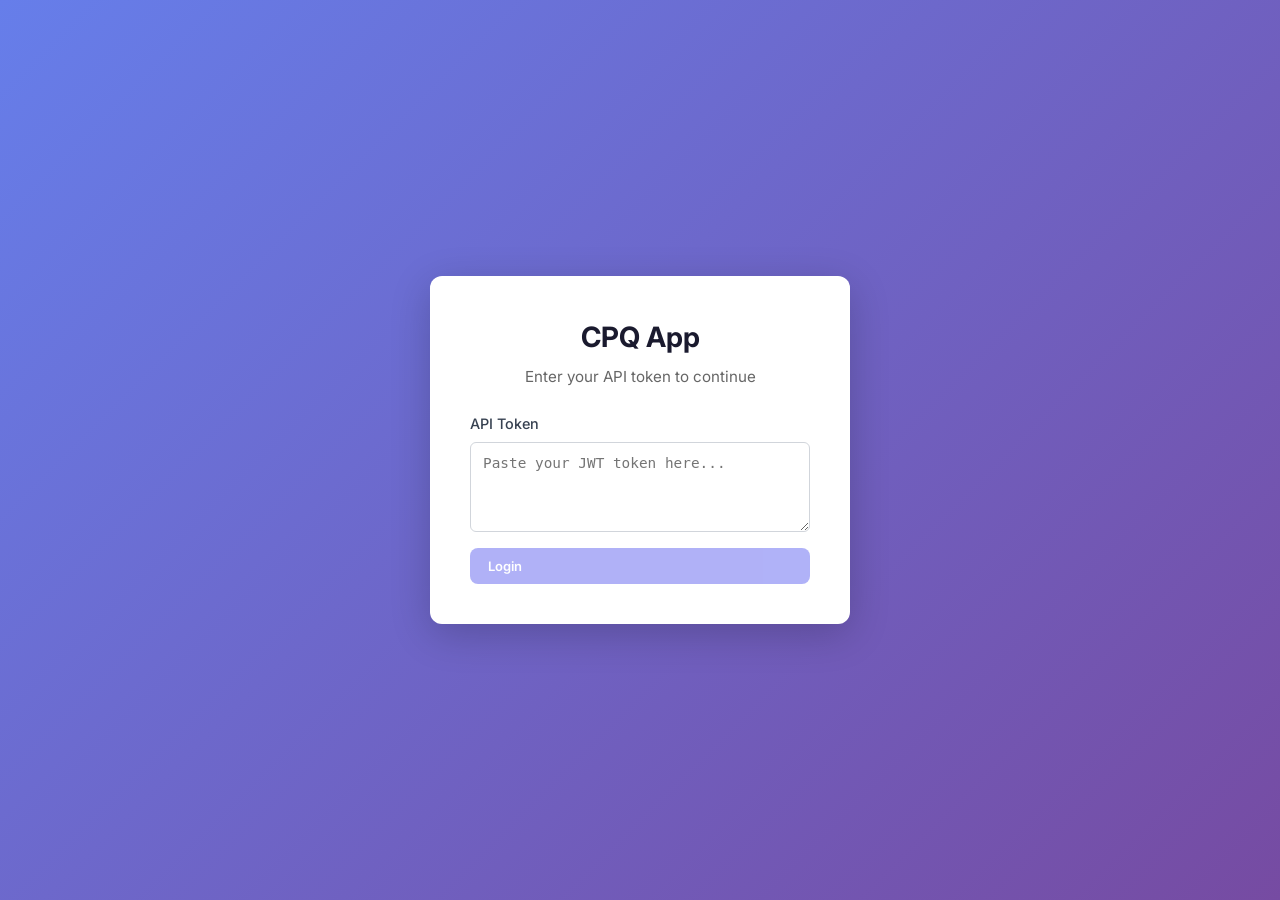
<file: index.html>
<!doctype html>
<html lang="en">
  <head>
    <meta charset="UTF-8" />
    <link rel="icon" type="image/svg+xml" href="/favicon.svg" />
    <meta name="viewport" content="width=device-width, initial-scale=1.0" />
    <title>CPQ Platform</title>
    <!-- Inter Font - Professional & Clean -->
    <link rel="preconnect" href="https://fonts.googleapis.com">
    <link rel="preconnect" href="https://fonts.gstatic.com" crossorigin>
    <link href="https://fonts.googleapis.com/css2?family=Inter:wght@300;400;500;600;700;800&display=swap" rel="stylesheet">
    <script type="module" crossorigin src="assets/index-Dt7qNmMB.js"></script>
    <link rel="stylesheet" crossorigin href="assets/index-B--CiA1W.css">
  </head>
  <body>
    <div id="root"></div>
  </body>
</html>
</file>
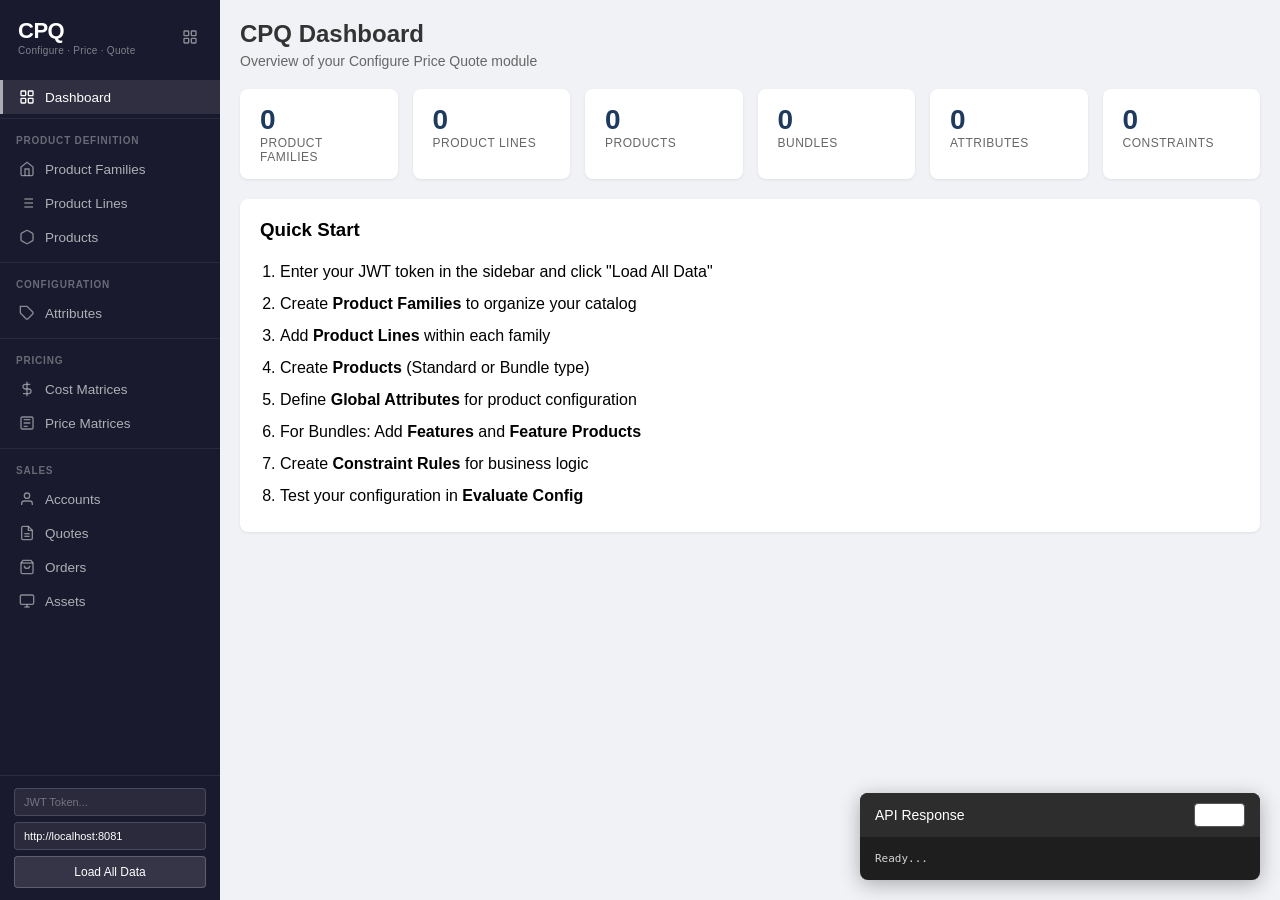
<file: cpq-test-console.html>
<!DOCTYPE html>
<html lang="en">
<head>
    <meta charset="UTF-8">
    <meta name="viewport" content="width=device-width, initial-scale=1.0">
    <title>CPQ Module Test Console</title>
    <style>
        * { box-sizing: border-box; margin: 0; padding: 0; }
        body { font-family: -apple-system, BlinkMacSystemFont, 'Segoe UI', Roboto, sans-serif; background: #f0f2f5; min-height: 100vh; display: flex; }

        /* Sidebar */
        .sidebar { width: 220px; background: #1a1a2e; color: white; height: 100vh; position: fixed; left: 0; top: 0; overflow-y: auto; display: flex; flex-direction: column; }
        .sidebar-header { padding: 20px 18px 16px; display: flex; align-items: center; justify-content: space-between; }
        .sidebar-brand { display: flex; flex-direction: column; }
        .sidebar-brand-title { font-size: 22px; font-weight: 700; color: white; letter-spacing: -0.5px; line-height: 1; }
        .sidebar-brand-sub { font-size: 10px; color: rgba(255,255,255,0.45); margin-top: 3px; letter-spacing: 0.3px; }
        .sidebar-collapse-btn { background: none; border: none; color: rgba(255,255,255,0.5); cursor: pointer; padding: 4px; line-height: 1; }
        .sidebar-collapse-btn:hover { color: white; }
        .sidebar-nav { flex: 1; padding: 8px 0; }
        .sidebar-section { padding: 12px 0 4px; }
        .sidebar-section-title { padding: 0 16px 6px; font-size: 10px; font-weight: 600; text-transform: uppercase; letter-spacing: 0.8px; color: rgba(255,255,255,0.35); }
        .sidebar-menu { list-style: none; margin: 0; padding: 0; }
        .sidebar-menu li { }
        .sidebar-menu a { display: flex; align-items: center; padding: 9px 16px; color: rgba(255,255,255,0.65); text-decoration: none; font-size: 13.5px; transition: all 0.15s; cursor: pointer; gap: 10px; border-left: 3px solid transparent; }
        .sidebar-menu a:hover { background: rgba(255,255,255,0.07); color: rgba(255,255,255,0.9); }
        .sidebar-menu a.active { background: rgba(255,255,255,0.09); color: white; border-left-color: rgba(255,255,255,0.6); }
        .sidebar-menu a .icon { width: 16px; height: 16px; flex-shrink: 0; opacity: 0.75; }
        .sidebar-menu a.active .icon { opacity: 1; }
        .sidebar-menu a .badge { margin-left: auto; background: rgba(255,255,255,0.15); padding: 1px 7px; border-radius: 10px; font-size: 10px; color: rgba(255,255,255,0.7); }
        .sidebar-divider { height: 1px; background: rgba(255,255,255,0.07); margin: 4px 0; }
        .sidebar-footer { padding: 12px 14px; border-top: 1px solid rgba(255,255,255,0.08); }
        .sidebar-footer input { width: 100%; padding: 7px 9px; border: 1px solid rgba(255,255,255,0.15); background: rgba(255,255,255,0.07); color: white; border-radius: 4px; font-size: 11px; margin-bottom: 6px; box-sizing: border-box; }
        .sidebar-footer input::placeholder { color: rgba(255,255,255,0.35); }
        .sidebar-footer .btn { width: 100%; padding: 8px; background: rgba(255,255,255,0.12); border: 1px solid rgba(255,255,255,0.2); color: white; border-radius: 4px; cursor: pointer; font-size: 12px; font-weight: 500; }
        .sidebar-footer .btn:hover { background: rgba(255,255,255,0.2); }

        /* Main Content */
        .main-content { margin-left: 220px; flex: 1; padding: 20px; min-height: 100vh; }

        /* Page Header */
        .page-header { margin-bottom: 20px; display: flex; justify-content: space-between; align-items: center; }
        .page-title { font-size: 24px; font-weight: 600; color: #333; }
        .page-subtitle { color: #666; font-size: 14px; margin-top: 5px; }

        /* Section Headers */
        .section-header { display: flex; justify-content: space-between; align-items: center; margin-bottom: 15px; padding-bottom: 10px; border-bottom: 2px solid #e0e0e0; }
        .section-title { font-size: 18px; font-weight: 600; color: #333; }
        .section-actions { display: flex; gap: 8px; }

        /* Buttons */
        .btn { padding: 8px 16px; border: none; border-radius: 4px; cursor: pointer; font-size: 13px; font-weight: 500; transition: all 0.2s; }
        .btn-primary { background: #1e3a5f; color: white; }
        .btn-primary:hover { background: #2d5a87; }
        .btn-success { background: #1a1a2e; color: white; }
        .btn-success:hover { background: #2d2d4e; }
        .btn-danger { background: #dc3545; color: white; }
        .btn-danger:hover { background: #c82333; }
        .btn-warning { background: #ffc107; color: #333; }
        .btn-warning:hover { background: #e0a800; }
        .btn-info { background: #17a2b8; color: white; }
        .btn-info:hover { background: #138496; }
        .btn-outline { background: white; border: 1px solid #ddd; color: #666; }
        .btn-outline:hover { background: #f5f5f5; border-color: #999; }
        .btn-sm { padding: 4px 10px; font-size: 12px; }
        .btn-group { display: flex; gap: 8px; margin-top: 15px; }

        /* Data Tables */
        .data-table { width: 100%; border-collapse: collapse; font-size: 13px; margin-bottom: 15px; }
        .data-table th { background: #f8f9fa; padding: 12px 15px; text-align: left; font-weight: 600; color: #333; border-bottom: 2px solid #dee2e6; position: sticky; top: 0; }
        .data-table td { padding: 10px 15px; border-bottom: 1px solid #eee; vertical-align: middle; }
        .data-table tr:hover { background: #f8f9fa; }
        .data-table tr.selected { background: #e3f2fd; }
        .data-table tr { cursor: pointer; }
        .data-table-wrapper { max-height: 400px; overflow-y: auto; border: 1px solid #eee; border-radius: 4px; margin-bottom: 15px; }
        .data-table .actions-cell { white-space: nowrap; }
        .badge { display: inline-block; padding: 3px 8px; border-radius: 12px; font-size: 11px; font-weight: 500; }
        .badge-success { background: #d4edda; color: #155724; }
        .badge-warning { background: #fff3cd; color: #856404; }
        .badge-info { background: #d1ecf1; color: #0c5460; }
        .badge-secondary { background: #e2e3e5; color: #383d41; }

        /* Cards */
        .card { background: #fff; border-radius: 8px; padding: 20px; box-shadow: 0 1px 3px rgba(0,0,0,0.08); margin-bottom: 20px; }
        .card-header { display: flex; justify-content: space-between; align-items: center; margin-bottom: 15px; }
        .card-title { font-weight: 600; color: #333; }

        /* Forms */
        .form-row { display: flex; gap: 15px; margin-bottom: 12px; }
        .form-row > * { flex: 1; }
        .form-group { margin-bottom: 12px; }
        .form-group label { display: block; font-size: 12px; font-weight: 500; color: #555; margin-bottom: 4px; }
        .form-group input, .form-group select, .form-group textarea {
            width: 100%; padding: 8px 12px; border: 1px solid #ddd; border-radius: 4px; font-size: 13px; transition: border-color 0.2s;
        }
        .form-group input:focus, .form-group select:focus, .form-group textarea:focus { border-color: #1e3a5f; outline: none; }
        .form-group textarea { min-height: 80px; font-family: 'Monaco', 'Menlo', monospace; font-size: 12px; }
        .form-group .checkbox-label { display: flex; align-items: center; gap: 6px; cursor: pointer; }
        .form-group input[type="checkbox"] { width: auto; }

        /* Toolbar */
        .toolbar { display: flex; gap: 10px; margin-bottom: 15px; align-items: center; flex-wrap: wrap; }
        .search-box { position: relative; flex: 1; max-width: 300px; }
        .search-box input { width: 100%; padding: 8px 12px 8px 35px; border: 1px solid #ddd; border-radius: 4px; }
        .search-box::before { content: "🔍"; position: absolute; left: 10px; top: 50%; transform: translateY(-50%); font-size: 14px; }
        .filter-select { padding: 8px 12px; border: 1px solid #ddd; border-radius: 4px; font-size: 13px; min-width: 150px; }

        /* Grid Layout */
        .grid { display: grid; grid-template-columns: repeat(auto-fit, minmax(450px, 1fr)); gap: 20px; }
        .grid-full { grid-column: 1 / -1; }

        /* Stats Row */
        .stats-row { display: grid; grid-template-columns: repeat(auto-fit, minmax(140px, 1fr)); gap: 15px; margin-bottom: 20px; }
        .stat-card { background: white; border-radius: 8px; padding: 15px 20px; box-shadow: 0 1px 3px rgba(0,0,0,0.08); }
        .stat-value { font-size: 28px; font-weight: 700; color: #1e3a5f; }
        .stat-label { font-size: 12px; color: #666; text-transform: uppercase; letter-spacing: 0.5px; }

        /* Page Sections */
        .page-section { display: none; }
        .page-section.active { display: block; }

        /* Response Panel */
        .response-panel { background: #1e1e1e; border-radius: 8px; overflow: hidden; position: fixed; bottom: 20px; right: 20px; width: 400px; max-height: 300px; box-shadow: 0 4px 20px rgba(0,0,0,0.3); z-index: 100; }
        .response-panel.collapsed { max-height: 40px; }
        .response-header { background: #2d2d2d; padding: 10px 15px; display: flex; justify-content: space-between; align-items: center; cursor: pointer; }
        .response-header span { color: #fff; font-weight: 500; font-size: 14px; }
        .response-content { padding: 15px; max-height: 250px; overflow: auto; font-family: 'Monaco', 'Menlo', monospace; font-size: 11px; color: #d4d4d4; white-space: pre-wrap; }
        .response-success { color: #4ec9b0; }
        .response-error { color: #f14c4c; }

        /* Empty State */
        .empty-state { text-align: center; padding: 40px; color: #999; }

        /* Modal */
        .modal-overlay { display: none; position: fixed; top: 0; left: 0; right: 0; bottom: 0; background: rgba(0,0,0,0.5); z-index: 1000; align-items: center; justify-content: center; }
        .modal-overlay.active { display: flex; }
        .modal { background: white; border-radius: 8px; width: 90%; max-width: 600px; max-height: 90vh; overflow: auto; }
        .modal-header { padding: 15px 20px; border-bottom: 1px solid #eee; display: flex; justify-content: space-between; align-items: center; }
        .modal-title { font-weight: 600; font-size: 16px; }
        .modal-close { background: none; border: none; font-size: 24px; cursor: pointer; color: #999; }
        .modal-body { padding: 20px; }
        .modal-footer { padding: 15px 20px; border-top: 1px solid #eee; display: flex; justify-content: flex-end; gap: 10px; }

        /* Toast */
        .toast { position: fixed; bottom: 20px; left: 50%; transform: translateX(-50%); padding: 12px 24px; border-radius: 8px; color: white; font-size: 14px; z-index: 2000; animation: slideUp 0.3s ease; }
        .toast-success { background: #28a745; }
        .toast-error { background: #dc3545; }
        @keyframes slideUp { from { transform: translateX(-50%) translateY(20px); opacity: 0; } to { transform: translateX(-50%) translateY(0); opacity: 1; } }
        @keyframes spin { from { transform: rotate(0deg); } to { transform: rotate(360deg); } }

        /* Breadcrumb */
        .breadcrumb { display: flex; align-items: center; gap: 8px; margin-bottom: 15px; font-size: 13px; color: #666; }
        .breadcrumb a { color: #1e3a5f; text-decoration: none; }
        .breadcrumb a:hover { text-decoration: underline; }
        .breadcrumb span { color: #999; }

        /* Split Panel */
        .split-panel { display: flex; gap: 20px; }
        .split-panel .panel-left { flex: 1; }
        .split-panel .panel-right { width: 350px; }

        /* Quick Reference */
        .quick-ref { background: #f8f9fa; border-radius: 8px; padding: 15px; font-size: 11px; font-family: monospace; }
        .quick-ref h4 { font-size: 12px; margin-bottom: 10px; color: #333; }
        .quick-ref pre { margin: 0; white-space: pre-wrap; }

        /* Product Detail */
        .detail-back { display: inline-flex; align-items: center; justify-content: center; width: 30px; height: 30px; color: #555; cursor: pointer; font-size: 18px; margin-bottom: 16px; background: none; border: none; padding: 0; border-radius: 6px; line-height: 1; }
        .detail-back:hover { background: #f0f0f0; color: #1a1a2e; }
        .detail-header { margin-bottom: 20px; }
        .detail-title { display: flex; align-items: center; gap: 10px; font-size: 26px; font-weight: 700; color: #1a1a2e; margin-bottom: 5px; }
        .detail-type-badge { font-size: 13px; font-weight: 500; padding: 3px 12px; border-radius: 12px; background: #f0f0f0; color: #444; }
        .detail-type-badge.is-bundle { background: #1a1a2e; color: white; }
        .detail-type-badge.is-dynamic { background: #1a1a2e; color: white; }
        .detail-breadcrumb { font-size: 13px; color: #888; }
        .detail-tabs { display: flex; gap: 0; border-bottom: 2px solid #e8e8e8; margin-bottom: 20px; }
        .detail-tab { padding: 10px 20px; cursor: pointer; font-size: 14px; font-weight: 500; color: #888; border-bottom: 2px solid transparent; margin-bottom: -2px; transition: all 0.15s; }
        .detail-tab:hover { color: #1a1a2e; }
        .detail-tab.active { color: #1a1a2e; border-bottom-color: #1a1a2e; }
        .detail-tab-pane { display: none; }
        .detail-tab-pane.active { display: block; }
        .attr-selection-grid { display: grid; grid-template-columns: repeat(auto-fill, minmax(260px, 1fr)); gap: 10px; margin-top: 12px; }
        .attr-card { display: flex; align-items: center; gap: 10px; padding: 12px 14px; border: 1.5px solid #e0e0e0; border-radius: 8px; cursor: pointer; transition: all 0.2s; background: white; }
        .attr-card:hover { border-color: #1a1a2e; background: #f5f8ff; }
        .attr-card.selected { border-color: #1a1a2e; background: #eef3ff; }
        .attr-card input[type=checkbox] { width: 16px; height: 16px; cursor: pointer; accent-color: #1a1a2e; }
        .attr-card-name { flex: 1; font-weight: 500; font-size: 13px; color: #333; }
        .attr-card-type { font-size: 11px; color: #888; padding: 2px 7px; background: #f0f0f0; border-radius: 10px; }
        .layout-toggle { display: flex; gap: 6px; margin-bottom: 16px; }
        .layout-btn { display: flex; align-items: center; gap: 6px; padding: 7px 16px; border: 1.5px solid #ddd; border-radius: 6px; cursor: pointer; font-size: 13px; background: white; color: #555; font-weight: 500; }
        .layout-btn.active { border-color: #1a1a2e; background: #1a1a2e; color: white; }
        .layout-drop-list { display: flex; flex-direction: column; gap: 8px; }
        .layout-drop-item { display: flex; align-items: center; gap: 10px; padding: 10px 14px; background: white; border: 1px solid #e0e0e0; border-radius: 6px; font-size: 13px; color: #333; }
        .layout-drop-item .drag-handle { color: #bbb; font-size: 16px; cursor: grab; }
        /* Feature rows matching screenshot */
        .feature-row { background: white; border: 1px solid #e8e8e8; border-radius: 8px; padding: 16px 20px; margin-bottom: 10px; }
        .feature-row-header { display: flex; justify-content: space-between; align-items: center; margin-bottom: 12px; }
        .feature-row-title { display: flex; align-items: center; gap: 10px; font-weight: 600; font-size: 15px; color: #1a1a2e; }
        .req-badge { font-size: 11px; font-weight: 500; padding: 2px 9px; border-radius: 10px; background: #f0f0f0; color: #555; }
        .feature-row-actions { display: flex; gap: 2px; }
        .feature-row-actions button { background: none; border: none; cursor: pointer; padding: 5px 7px; border-radius: 5px; font-size: 15px; color: #888; }
        .feature-row-actions button:hover { background: #f4f4f4; }
        .feature-row-actions button.del:hover { color: #e53935; }
        .feature-products-row { display: flex; flex-wrap: wrap; gap: 8px; }
        .feature-chip-default { display: inline-flex; align-items: center; gap: 5px; padding: 4px 12px; background: #1a1a2e; color: white; border-radius: 20px; font-size: 12px; font-weight: 500; cursor: pointer; }
        .feature-chip-default:hover { background: #2d2d4e; }
        .feature-chip-alt { display: inline-flex; align-items: center; gap: 5px; padding: 4px 12px; background: #f0f0f0; color: #444; border-radius: 20px; font-size: 12px; font-weight: 500; cursor: pointer; }
        .feature-chip-alt:hover { background: #e4e4e4; }
        .chip-override-count { background: rgba(255,255,255,0.25); color: inherit; padding: 1px 7px; border-radius: 10px; font-size: 11px; font-weight: 600; }
        .feature-chip-alt .chip-override-count { background: rgba(0,0,0,0.1); }
        .chip-override-hint { opacity: 0.45; font-size: 12px; margin-left: 1px; }
        /* Attribute Restrictions Modal */
        .attr-restrict-modal { max-width: 660px; }
        .attr-restrict-modal .modal-subtitle { font-size: 13px; color: #888; margin-top: 4px; margin-bottom: 20px; }
        .attr-restrict-block { margin-bottom: 24px; }
        .attr-restrict-block-title { font-size: 14px; font-weight: 600; color: #1a1a2e; margin-bottom: 12px; }
        .attr-restrict-row { display: grid; grid-template-columns: 1fr 1fr 1fr; gap: 12px; margin-bottom: 10px; }
        .attr-restrict-row .form-group { margin: 0; }
        .attr-restrict-row label { font-size: 11px; font-weight: 500; color: #888; display: block; margin-bottom: 4px; }
        .attr-restrict-row input, .attr-restrict-row select { width: 100%; padding: 8px 10px; border: 1px solid #ddd; border-radius: 6px; font-size: 13px; }
        .attr-restrict-discrete label { font-size: 11px; font-weight: 500; color: #888; display: block; margin-bottom: 4px; margin-top: 8px; }
        .attr-restrict-discrete input { width: 100%; padding: 8px 10px; border: 1px solid #ddd; border-radius: 6px; font-size: 13px; box-sizing: border-box; }
        .attr-restrict-options label { font-size: 11px; font-weight: 500; color: #888; display: block; margin-bottom: 8px; }
        .ar-options-grid { display: flex; flex-wrap: wrap; gap: 8px; }
        .ar-option-check { display: flex; align-items: center; gap: 6px; padding: 5px 12px; border: 1px solid #ddd; border-radius: 20px; font-size: 12px; color: #444; cursor: pointer; user-select: none; }
        .ar-option-check:hover { background: #f0f0f0; }
        .ar-option-check input[type="checkbox"] { cursor: pointer; accent-color: #1a1a2e; }

        /* Constraint Cards */
        .constraint-card { background: white; border: 1px solid #e8e8e8; border-radius: 8px; padding: 18px 20px; margin-bottom: 12px; }
        .constraint-card-header { display: flex; align-items: center; gap: 8px; margin-bottom: 14px; }
        .constraint-card-header .spacer { flex: 1; }
        .constraint-card-actions { display: flex; gap: 2px; }
        .constraint-card-actions button { background: none; border: none; cursor: pointer; padding: 5px 7px; border-radius: 5px; font-size: 15px; color: #888; }
        .constraint-card-actions button:hover { background: #f4f4f4; }
        .constraint-card-actions button.del:hover { color: #e53935; }
        .logic-badge { display: inline-flex; align-items: center; padding: 3px 10px; border-radius: 6px; font-size: 12px; font-weight: 600; border: 1.5px solid #ccc; color: #444; background: white; }
        .logic-badge.if-badge { border-color: #bbb; color: #444; }
        .logic-badge.or-badge { border-color: #bbb; color: #444; }
        .logic-badge.and-badge { border-color: #bbb; color: #444; }
        .action-badge { display: inline-flex; align-items: center; padding: 4px 12px; border-radius: 20px; font-size: 12px; font-weight: 700; letter-spacing: 0.3px; }
        .action-badge.suppress { background: #e53935; color: white; }
        .action-badge.require { background: #1a1a2e; color: white; }
        .constraint-section-table { width: 100%; border-collapse: collapse; font-size: 13px; }
        .constraint-section-table th { text-align: left; padding: 4px 8px 8px; color: #999; font-weight: 500; font-size: 12px; border-bottom: 1px solid #f0f0f0; }
        .constraint-section-table td { padding: 10px 8px; border-bottom: 1px solid #f6f6f6; color: #333; }
        .constraint-section-table tr:last-child td { border-bottom: none; }
        .constraint-action-row { margin: 14px 0 10px; }
        /* Constraint Builder Modal */
        .constraint-builder-modal { max-width: 780px; }
        .constraint-builder-section { background: #fafafa; border: 1px solid #eee; border-radius: 8px; padding: 16px 18px; }
        .constraint-builder-section + .constraint-builder-section { margin-top: 14px; }
        .constraint-builder-section .constraint-section-table select { width: 100%; min-width: 110px; padding: 6px 8px; border: 1px solid #ddd; border-radius: 6px; font-size: 12px; color: #333; background: white; outline: none; }
        .constraint-builder-section .constraint-section-table select:focus { border-color: #1a1a2e; }
        .constraint-builder-section .constraint-section-table input[type="text"],
        .constraint-builder-section .constraint-section-table input[type="number"] { width: 100%; min-width: 80px; padding: 6px 8px; border: 1px solid #ddd; border-radius: 6px; font-size: 12px; box-sizing: border-box; }
        .constraint-builder-section .constraint-section-table input:focus { border-color: #1a1a2e; outline: none; }
        .constraint-row-del { background: none; border: none; color: #ccc; cursor: pointer; font-size: 18px; padding: 0 4px; line-height: 1; border-radius: 4px; }
        .constraint-row-del:hover { color: #e53935; background: #fff0f0; }

        /* Toggle switch */
        .toggle-row { display: flex; align-items: center; gap: 12px; margin-bottom: 16px; }
        .toggle-label { font-size: 14px; color: #333; font-weight: 500; }
        .toggle { position: relative; display: inline-block; width: 44px; height: 24px; }
        .toggle input { opacity: 0; width: 0; height: 0; }
        .toggle-slider { position: absolute; cursor: pointer; inset: 0; background: #ccc; border-radius: 24px; transition: 0.2s; }
        .toggle-slider:before { content: ''; position: absolute; width: 18px; height: 18px; left: 3px; bottom: 3px; background: white; border-radius: 50%; transition: 0.2s; }
        .toggle input:checked + .toggle-slider { background: #1e3a5f; }
        .toggle input:checked + .toggle-slider:before { transform: translateX(20px); }

        /* Feature product option list */
        .product-options-label { font-size: 14px; font-weight: 600; color: #333; margin-bottom: 4px; }
        .product-options-hint { font-size: 12px; color: #888; margin-bottom: 10px; }
        .product-option-list { border: 1px solid #e0e0e0; border-radius: 8px; max-height: 220px; overflow-y: auto; }
        .product-option-row { display: flex; align-items: center; gap: 10px; padding: 10px 14px; border-bottom: 1px solid #f0f0f0; transition: background 0.15s; }
        .product-option-row:last-child { border-bottom: none; }
        .product-option-row:hover { background: #f8f9ff; }
        .product-option-row input[type=checkbox] { width: 16px; height: 16px; accent-color: #1e3a5f; cursor: pointer; flex-shrink: 0; }
        .product-option-name { flex: 1; font-size: 13px; font-weight: 500; color: #1a1a2e; }
        .product-option-sku { font-size: 12px; color: #888; margin-right: 6px; }
        .star-btn { background: none; border: none; cursor: pointer; font-size: 16px; color: #ccc; padding: 0 2px; transition: color 0.15s; }
        .star-btn.default { color: #f5a623; }
        .star-btn:hover { color: #f5a623; }

        /* Wider feature modal */
        .modal-feature { max-width: 700px; }

        /* Attribute modal option pairs */
        .option-pair-row { display: flex; align-items: center; gap: 8px; margin-bottom: 8px; }
        .option-pair-row input { flex: 1; padding: 8px 10px; border: 1px solid #ddd; border-radius: 4px; font-size: 13px; }
        .option-pair-row input:focus { border-color: #1e3a5f; outline: none; }
        .option-remove-btn { background: none; border: none; cursor: pointer; color: #aaa; font-size: 18px; padding: 0 4px; line-height: 1; flex-shrink: 0; }
        .option-remove-btn:hover { color: #dc3545; }
        .add-option-btn { display: flex; align-items: center; gap: 6px; background: none; border: none; color: #1e3a5f; font-size: 13px; font-weight: 500; cursor: pointer; padding: 6px 0; }
        .add-option-btn:hover { text-decoration: underline; }
        .attr-section-label { font-size: 13px; font-weight: 600; color: #333; margin-bottom: 8px; }
        .attr-section-hint { font-size: 12px; color: #888; margin-bottom: 10px; }
        .attr-detail-tag { display: inline-flex; align-items: center; gap: 4px; font-size: 12px; color: #555; background: #f4f4f4; padding: 2px 8px; border-radius: 10px; }

        /* Options popup tooltip */
        .options-pill { display: inline-flex; align-items: center; gap: 5px; font-size: 13px; color: #444; cursor: default; position: relative; }
        .options-pill .pill-count { font-size: 13px; font-weight: 400; color: #444; text-decoration: none; transition: color 0.15s; }
        .options-pill:hover .pill-count { color: #1a1a2e; text-decoration: underline; cursor: pointer; }
        .options-popup { display: none; position: absolute; top: calc(100% + 6px); left: 0; z-index: 500; background: white; border: 1px solid #e0e0e0; border-radius: 8px; box-shadow: 0 4px 16px rgba(0,0,0,0.12); min-width: 200px; max-width: 280px; padding: 8px 0; }
        .options-pill:hover .options-popup { display: block; }
        .options-popup-title { font-size: 11px; font-weight: 600; color: #999; text-transform: uppercase; letter-spacing: 0.5px; padding: 4px 14px 8px; border-bottom: 1px solid #f0f0f0; margin-bottom: 4px; }
        .options-popup-row { display: flex; justify-content: space-between; align-items: center; padding: 5px 14px; font-size: 13px; gap: 10px; }
        .options-popup-row:hover { background: #f8f9ff; }
        .options-popup-key { font-weight: 500; color: #1a1a2e; }
        .options-popup-label { color: #888; font-size: 12px; }
        .options-popup-empty { padding: 10px 14px; color: #bbb; font-size: 13px; }
    </style>
</head>
<body>
    <!-- Sidebar -->
    <div class="sidebar">
        <div class="sidebar-header">
            <div class="sidebar-brand">
                <div class="sidebar-brand-title">CPQ</div>
                <div class="sidebar-brand-sub">Configure · Price · Quote</div>
            </div>
            <button class="sidebar-collapse-btn" title="Toggle sidebar">
                <svg width="16" height="16" viewBox="0 0 24 24" fill="none" stroke="currentColor" stroke-width="2"><rect x="3" y="3" width="7" height="7" rx="1"/><rect x="14" y="3" width="7" height="7" rx="1"/><rect x="3" y="14" width="7" height="7" rx="1"/><rect x="14" y="14" width="7" height="7" rx="1"/></svg>
            </button>
        </div>

        <nav class="sidebar-nav">
            <!-- Dashboard -->
            <ul class="sidebar-menu">
                <li><a class="active" data-page="dashboard">
                    <svg class="icon" viewBox="0 0 24 24" fill="none" stroke="currentColor" stroke-width="2"><rect x="3" y="3" width="7" height="7" rx="1"/><rect x="14" y="3" width="7" height="7" rx="1"/><rect x="3" y="14" width="7" height="7" rx="1"/><rect x="14" y="14" width="7" height="7" rx="1"/></svg>
                    Dashboard
                </a></li>
            </ul>

            <div class="sidebar-divider"></div>

            <!-- Product Definition -->
            <div class="sidebar-section">
                <div class="sidebar-section-title">Product Definition</div>
                <ul class="sidebar-menu">
                    <li><a data-page="product-families">
                        <svg class="icon" viewBox="0 0 24 24" fill="none" stroke="currentColor" stroke-width="2"><path d="M3 9l9-7 9 7v11a2 2 0 0 1-2 2H5a2 2 0 0 1-2-2z"/><polyline points="9 22 9 12 15 12 15 22"/></svg>
                        Product Families
                    </a></li>
                    <li><a data-page="product-lines">
                        <svg class="icon" viewBox="0 0 24 24" fill="none" stroke="currentColor" stroke-width="2"><line x1="8" y1="6" x2="21" y2="6"/><line x1="8" y1="12" x2="21" y2="12"/><line x1="8" y1="18" x2="21" y2="18"/><line x1="3" y1="6" x2="3.01" y2="6"/><line x1="3" y1="12" x2="3.01" y2="12"/><line x1="3" y1="18" x2="3.01" y2="18"/></svg>
                        Product Lines
                    </a></li>
                    <li><a data-page="products">
                        <svg class="icon" viewBox="0 0 24 24" fill="none" stroke="currentColor" stroke-width="2"><path d="M21 16V8a2 2 0 0 0-1-1.73l-7-4a2 2 0 0 0-2 0l-7 4A2 2 0 0 0 3 8v8a2 2 0 0 0 1 1.73l7 4a2 2 0 0 0 2 0l7-4A2 2 0 0 0 21 16z"/></svg>
                        Products
                    </a></li>
                </ul>
            </div>

            <div class="sidebar-divider"></div>

            <!-- Configuration -->
            <div class="sidebar-section">
                <div class="sidebar-section-title">Configuration</div>
                <ul class="sidebar-menu">
                    <li><a data-page="global-attributes">
                        <svg class="icon" viewBox="0 0 24 24" fill="none" stroke="currentColor" stroke-width="2"><path d="M20.59 13.41l-7.17 7.17a2 2 0 0 1-2.83 0L2 12V2h10l8.59 8.59a2 2 0 0 1 0 2.82z"/><line x1="7" y1="7" x2="7.01" y2="7"/></svg>
                        Attributes
                    </a></li>
                </ul>
            </div>

            <div class="sidebar-divider"></div>

            <!-- Pricing -->
            <div class="sidebar-section">
                <div class="sidebar-section-title">Pricing</div>
                <ul class="sidebar-menu">
                    <li><a data-page="constraint-rules">
                        <svg class="icon" viewBox="0 0 24 24" fill="none" stroke="currentColor" stroke-width="2"><line x1="12" y1="1" x2="12" y2="23"/><path d="M17 5H9.5a3.5 3.5 0 0 0 0 7h5a3.5 3.5 0 0 1 0 7H6"/></svg>
                        Cost Matrices
                    </a></li>
                    <li><a data-page="evaluate">
                        <svg class="icon" viewBox="0 0 24 24" fill="none" stroke="currentColor" stroke-width="2"><path d="M7 7h10M7 12h10M7 17h6"/><rect x="3" y="3" width="18" height="18" rx="2"/></svg>
                        Price Matrices
                    </a></li>
                </ul>
            </div>

            <div class="sidebar-divider"></div>

            <!-- Sales -->
            <div class="sidebar-section">
                <div class="sidebar-section-title">Sales</div>
                <ul class="sidebar-menu">
                    <li><a data-page="product-attributes">
                        <svg class="icon" viewBox="0 0 24 24" fill="none" stroke="currentColor" stroke-width="2"><path d="M20 21v-2a4 4 0 0 0-4-4H8a4 4 0 0 0-4 4v2"/><circle cx="12" cy="7" r="4"/></svg>
                        Accounts
                    </a></li>
                    <li><a data-page="bundle-features">
                        <svg class="icon" viewBox="0 0 24 24" fill="none" stroke="currentColor" stroke-width="2"><path d="M14 2H6a2 2 0 0 0-2 2v16a2 2 0 0 0 2 2h12a2 2 0 0 0 2-2V8z"/><polyline points="14 2 14 8 20 8"/><line x1="16" y1="13" x2="8" y2="13"/><line x1="16" y1="17" x2="8" y2="17"/></svg>
                        Quotes
                    </a></li>
                    <li><a data-page="feature-products">
                        <svg class="icon" viewBox="0 0 24 24" fill="none" stroke="currentColor" stroke-width="2"><path d="M6 2L3 6v14a2 2 0 0 0 2 2h14a2 2 0 0 0 2-2V6l-3-4z"/><line x1="3" y1="6" x2="21" y2="6"/><path d="M16 10a4 4 0 0 1-8 0"/></svg>
                        Orders
                    </a></li>
                    <li><a data-page="attribute-options">
                        <svg class="icon" viewBox="0 0 24 24" fill="none" stroke="currentColor" stroke-width="2"><rect x="2" y="3" width="20" height="14" rx="2"/><line x1="8" y1="21" x2="16" y2="21"/><line x1="12" y1="17" x2="12" y2="21"/></svg>
                        Assets
                    </a></li>
                </ul>
            </div>
        </nav>

        <div class="sidebar-footer">
            <input type="text" id="token" placeholder="JWT Token...">
            <input type="text" id="baseUrl" value="http://localhost:8081" placeholder="API Base URL">
            <button class="btn" onclick="loadAllData()">Load All Data</button>
        </div>
    </div>

    <!-- Main Content -->
    <div class="main-content">

        <!-- Dashboard Page -->
        <div class="page-section active" id="page-dashboard">
            <div class="page-header">
                <div>
                    <div class="page-title">CPQ Dashboard</div>
                    <div class="page-subtitle">Overview of your Configure Price Quote module</div>
                </div>
            </div>
            <div class="stats-row">
                <div class="stat-card"><div class="stat-value" id="statFamilies">0</div><div class="stat-label">Product Families</div></div>
                <div class="stat-card"><div class="stat-value" id="statLines">0</div><div class="stat-label">Product Lines</div></div>
                <div class="stat-card"><div class="stat-value" id="statProducts">0</div><div class="stat-label">Products</div></div>
                <div class="stat-card"><div class="stat-value" id="statBundles">0</div><div class="stat-label">Bundles</div></div>
                <div class="stat-card"><div class="stat-value" id="statAttributes">0</div><div class="stat-label">Attributes</div></div>
                <div class="stat-card"><div class="stat-value" id="statConstraints">0</div><div class="stat-label">Constraints</div></div>
            </div>
            <div class="card">
                <h3 style="margin-bottom: 15px;">Quick Start</h3>
                <ol style="padding-left: 20px; line-height: 2;">
                    <li>Enter your JWT token in the sidebar and click "Load All Data"</li>
                    <li>Create <strong>Product Families</strong> to organize your catalog</li>
                    <li>Add <strong>Product Lines</strong> within each family</li>
                    <li>Create <strong>Products</strong> (Standard or Bundle type)</li>
                    <li>Define <strong>Global Attributes</strong> for product configuration</li>
                    <li>For Bundles: Add <strong>Features</strong> and <strong>Feature Products</strong></li>
                    <li>Create <strong>Constraint Rules</strong> for business logic</li>
                    <li>Test your configuration in <strong>Evaluate Config</strong></li>
                </ol>
            </div>
        </div>

        <!-- Product Families Page -->
        <div class="page-section" id="page-product-families">
            <div class="page-header">
                <div>
                    <div class="page-title">Product Families</div>
                    <div class="page-subtitle">Top-level categorization of your products</div>
                </div>
                <div class="section-actions">
                    <button class="btn btn-outline" onclick="loadProductFamilies()">Refresh</button>
                    <button class="btn btn-success" onclick="showFamilyModal()">+ New Family</button>
                </div>
            </div>
            <div class="card">
                <div class="toolbar">
                    <div class="search-box">
                        <input type="text" id="familySearch" placeholder="Search families..." oninput="filterFamilies()">
                    </div>
                </div>
                <div class="data-table-wrapper">
                    <table class="data-table">
                        <thead><tr><th>Name</th><th>Description</th><th>Status</th><th>Actions</th></tr></thead>
                        <tbody id="productFamilyTable"></tbody>
                    </table>
                </div>
                <div style="display: flex; justify-content: space-between; align-items: center; flex-wrap: wrap; gap: 10px;">
                    <div class="page-info" id="familyPageInfo"></div>
                    <div id="familyPagination" style="display: flex; gap: 5px; align-items: center;"></div>
                </div>
            </div>
        </div>

        <!-- Product Lines Page -->
        <div class="page-section" id="page-product-lines">
            <div class="page-header">
                <div>
                    <div class="page-title">Product Lines</div>
                    <div class="page-subtitle">Organize products within families</div>
                </div>
                <div class="section-actions">
                    <button class="btn btn-outline" onclick="loadProductLines()">Refresh</button>
                    <button class="btn btn-success" onclick="showLineModal()">+ New Line</button>
                </div>
            </div>
            <div class="card">
                <div class="toolbar">
                    <div class="search-box">
                        <input type="text" id="lineSearch" placeholder="Search lines..." oninput="filterLines()">
                    </div>
                    <select class="filter-select" id="lineFilterFamily" onchange="filterLines()">
                        <option value="">All Families</option>
                    </select>
                </div>
                <div class="data-table-wrapper">
                    <table class="data-table">
                        <thead><tr><th>Name</th><th>Family</th><th>Description</th><th>Status</th><th>Actions</th></tr></thead>
                        <tbody id="productLineTable"></tbody>
                    </table>
                </div>
                <div style="display: flex; justify-content: space-between; align-items: center; flex-wrap: wrap; gap: 10px;">
                    <div class="page-info" id="linePageInfo"></div>
                    <div id="linePagination" style="display: flex; gap: 5px; align-items: center;"></div>
                </div>
            </div>
        </div>

        <!-- Products Page -->
        <div class="page-section" id="page-products">
            <div class="page-header">
                <div>
                    <div class="page-title">Products</div>
                    <div class="page-subtitle">All products in your catalog</div>
                </div>
                <div class="section-actions">
                    <button class="btn btn-outline" onclick="loadProducts()">Refresh</button>
                    <button class="btn btn-info" onclick="loadAllProducts()">Load All</button>
                    <button class="btn btn-success" onclick="showProductModal()">+ New Product</button>
                </div>
            </div>
            <div class="card">
                <div class="toolbar">
                    <div class="search-box">
                        <input type="text" id="productSearch" placeholder="Search products..." oninput="filterProducts()">
                    </div>
                    <select class="filter-select" id="productFilterLine" onchange="filterProducts()">
                        <option value="">All Product Lines</option>
                    </select>
                    <select class="filter-select" id="productFilterType" onchange="filterProducts()">
                        <option value="">All Types</option>
                        <option value="Simple">Simple</option>
                        <option value="Dynamic">Dynamic</option>
                        <option value="Bundle">Bundle</option>
                    </select>
                </div>
                <div class="data-table-wrapper" style="max-height: 500px;">
                    <table class="data-table">
                        <thead><tr><th>Name</th><th>SKU</th><th>Type</th><th>Product Line</th><th>Family</th><th></th></tr></thead>
                        <tbody id="productTable"></tbody>
                    </table>
                </div>
                <div style="display: flex; justify-content: space-between; align-items: center; flex-wrap: wrap; gap: 10px;">
                    <div class="page-info" id="productPageInfo"></div>
                    <div id="productPagination" style="display: flex; gap: 5px; align-items: center;"></div>
                </div>
            </div>
        </div>

        <!-- Global Attributes Page -->
        <div class="page-section" id="page-global-attributes">
            <div class="page-header">
                <div>
                    <div class="page-title">Attribute Definitions</div>
                    <div class="page-subtitle">Define global attributes that can be assigned to products in the Layout Builder</div>
                </div>
                <div class="section-actions">
                    <button class="btn btn-outline" onclick="loadGlobalAttributes()">Refresh</button>
                    <button class="btn btn-success" onclick="showAttributeModal()">+ Add Attribute</button>
                </div>
            </div>
            <div class="card">
                <div style="display:flex;align-items:center;gap:10px;padding:12px 16px;background:#f0f4ff;border-radius:6px;margin-bottom:16px;font-size:13px;color:#555;">
                    <span style="font-size:16px;color:#1e3a5f;">&#9432;</span>
                    Define attributes globally here. Assign them to products and customize labels in the <strong>Layout Builder</strong>.
                </div>
                <div class="toolbar">
                    <div class="search-box">
                        <input type="text" id="attrSearch" placeholder="Search attributes..." oninput="filterAttributes()">
                    </div>
                    <select class="filter-select" id="attrFilterType" onchange="filterAttributes()">
                        <option value="">All Types</option>
                        <option value="Dropdown">Dropdown</option>
                        <option value="Number">Number</option>
                    </select>
                </div>
                <div class="data-table-wrapper">
                    <table class="data-table">
                        <thead><tr><th>Name</th><th>Label</th><th>Type</th><th>Details</th><th>Assigned</th><th></th></tr></thead>
                        <tbody id="globalAttributeTable"></tbody>
                    </table>
                </div>
                <div style="display: flex; justify-content: space-between; align-items: center; flex-wrap: wrap; gap: 10px;">
                    <div class="page-info" id="attrPageInfo"></div>
                    <div id="attrPagination" style="display: flex; gap: 5px; align-items: center;"></div>
                </div>
            </div>
        </div>

        <!-- Product Detail Page -->
        <div class="page-section" id="page-product-detail">
            <button class="detail-back" onclick="backToProducts()" title="Back">&#8592;</button>
            <div class="detail-header">
                <div class="detail-title">
                    <span id="detailProductLabel">–</span>
                    <span class="detail-type-badge" id="detailProductTypeBadge"></span>
                </div>
                <div class="detail-breadcrumb" id="detailBreadcrumb"></div>
            </div>
            <div class="detail-tabs" id="detailTabs"></div>
            <!-- Tab: Attributes & Layout -->
            <div class="detail-tab-pane" id="detailTabAttrs">
                <div class="card" style="margin-bottom:16px;">
                    <div style="margin-bottom:8px;">
                        <div style="font-size:16px;font-weight:600;color:#1a1a2e;">Attribute Selection</div>
                        <div style="font-size:13px;color:#888;margin-top:3px;">Select which global attributes apply to this product and optionally rename them.</div>
                    </div>
                    <div class="attr-selection-grid" id="detailAttrGrid"></div>
                </div>
                <div class="card">
                    <div style="display:flex;justify-content:space-between;align-items:center;margin-bottom:12px;">
                        <div>
                            <div style="font-size:16px;font-weight:600;color:#1a1a2e;">Layout Definition</div>
                            <div style="font-size:13px;color:#888;margin-top:3px;">Add selected attributes to the layout and reorder them by dragging.</div>
                        </div>
                        <div class="layout-toggle">
                            <button class="layout-btn active" id="btn1Col" onclick="setLayout(1)">&#9646; 1 Col</button>
                            <button class="layout-btn" id="btn2Col" onclick="setLayout(2)">&#9646;&#9646; 2 Col</button>
                        </div>
                    </div>
                    <div class="layout-drop-list" id="detailLayoutList"></div>
                </div>
            </div>
            <!-- Tab: Bundle Features -->
            <div class="detail-tab-pane" id="detailTabFeatures">
                <div style="margin-bottom:16px;">
                    <button class="btn btn-success" onclick="showFeatureModalFromDetail()">+ Add Feature</button>
                </div>
                <div id="detailFeatureList"></div>
            </div>
            <!-- Tab: Constraints -->
            <div class="detail-tab-pane" id="detailTabConstraints">
                <div style="margin-bottom:16px;">
                    <button class="btn btn-success" onclick="showDetailConstraintModal()">+ Add Constraint</button>
                </div>
                <div id="detailConstraintList"><div style="color:#bbb;font-size:13px;padding:20px 0;">Loading constraints...</div></div>
            </div>
        </div>

        <!-- Attribute Options Page -->
        <div class="page-section" id="page-attribute-options">
            <div class="page-header">
                <div>
                    <div class="page-title">Attribute Options</div>
                    <div class="page-subtitle">Picklist values for attributes</div>
                </div>
                <div class="section-actions">
                    <button class="btn btn-outline" onclick="loadAttributeOptions()">Refresh</button>
                    <button class="btn btn-success" onclick="showOptionModal()">+ New Option</button>
                </div>
            </div>
            <div class="card">
                <div class="toolbar">
                    <select class="filter-select" id="optionFilterAttr" onchange="loadAttributeOptions()" style="min-width: 250px;">
                        <option value="">Select Attribute...</option>
                    </select>
                </div>
                <div class="data-table-wrapper">
                    <table class="data-table">
                        <thead><tr><th>Label</th><th>Value</th><th>Sort Order</th><th>Actions</th></tr></thead>
                        <tbody id="attributeOptionTable"></tbody>
                    </table>
                </div>
            </div>
        </div>

        <!-- Product Attributes Page -->
        <div class="page-section" id="page-product-attributes">
            <div class="page-header">
                <div>
                    <div class="page-title">Product Attributes</div>
                    <div class="page-subtitle">Attributes assigned to specific products</div>
                </div>
                <div class="section-actions">
                    <button class="btn btn-outline" onclick="loadProductAttributes()">Refresh</button>
                    <button class="btn btn-success" onclick="showProductAttributeModal()">+ Link Attribute</button>
                </div>
            </div>
            <div class="card">
                <div class="toolbar">
                    <select class="filter-select" id="prodAttrFilterProduct" onchange="loadProductAttributes()" style="min-width: 250px;">
                        <option value="">Select Product...</option>
                    </select>
                </div>
                <div class="data-table-wrapper">
                    <table class="data-table">
                        <thead><tr><th>Attribute</th><th>Type</th><th>Required</th><th>Default Value</th><th>Actions</th></tr></thead>
                        <tbody id="productAttributeTable"></tbody>
                    </table>
                </div>
            </div>
        </div>

        <!-- Bundles Page -->
        <div class="page-section" id="page-bundles">
            <div class="page-header">
                <div>
                    <div class="page-title">Bundles</div>
                    <div class="page-subtitle">Products with type "Bundle" that contain features</div>
                </div>
                <div class="section-actions">
                    <button class="btn btn-outline" onclick="loadBundles()">Refresh</button>
                </div>
            </div>
            <div class="card">
                <div class="data-table-wrapper">
                    <table class="data-table">
                        <thead><tr><th>Label</th><th>SKU</th><th>Description</th><th>Status</th><th>Actions</th></tr></thead>
                        <tbody id="bundleTable"></tbody>
                    </table>
                </div>
                <p style="font-size: 13px; color: #666; margin-top: 10px;">
                    To create a bundle, add a new Product with type "Bundle" in the Products page.
                </p>
            </div>
        </div>

        <!-- Bundle Features Page -->
        <div class="page-section" id="page-bundle-features">
            <div class="page-header">
                <div>
                    <div class="page-title">Bundle Features</div>
                    <div class="page-subtitle">Configure features for a bundle</div>
                </div>
                <div class="section-actions">
                    <button class="btn btn-outline" onclick="loadBundleFeatures()">Refresh</button>
                    <button class="btn btn-success" onclick="showFeatureModal()">+ New Feature</button>
                </div>
            </div>
            <div class="card">
                <div class="toolbar">
                    <select class="filter-select" id="featureBundleSelect" onchange="selectBundleForFeatures()" style="min-width: 250px;">
                        <option value="">Select Bundle...</option>
                    </select>
                    <span id="selectedBundleLabel" style="color: #1e3a5f; font-weight: 500;"></span>
                </div>
                <div class="data-table-wrapper">
                    <table class="data-table">
                        <thead><tr><th>Label</th><th>Description</th><th>Min</th><th>Max</th><th>Required</th><th>Actions</th></tr></thead>
                        <tbody id="bundleFeatureTable"></tbody>
                    </table>
                </div>
            </div>
        </div>

        <!-- Feature Products Page -->
        <div class="page-section" id="page-feature-products">
            <div class="page-header">
                <div>
                    <div class="page-title">Feature Products</div>
                    <div class="page-subtitle">Products available within a bundle feature</div>
                </div>
                <div class="section-actions">
                    <button class="btn btn-outline" onclick="loadFeatureProducts()">Refresh</button>
                    <button class="btn btn-success" onclick="showFeatureProductModal()">+ Add Product</button>
                </div>
            </div>
            <div class="card">
                <div class="toolbar">
                    <select class="filter-select" id="fpBundleSelect" onchange="onFPBundleChange()" style="min-width: 200px;">
                        <option value="">Select Bundle...</option>
                    </select>
                    <select class="filter-select" id="fpFeatureSelect" onchange="loadFeatureProducts()" style="min-width: 200px;">
                        <option value="">Select Feature...</option>
                    </select>
                </div>
                <div class="data-table-wrapper">
                    <table class="data-table">
                        <thead><tr><th>Product</th><th>SKU</th><th>Default</th><th>Sort Order</th><th>Actions</th></tr></thead>
                        <tbody id="featureProductTable"></tbody>
                    </table>
                </div>
            </div>
        </div>

        <!-- Attribute Overrides Page -->
        <div class="page-section" id="page-attribute-overrides">
            <div class="page-header">
                <div>
                    <div class="page-title">Attribute Overrides</div>
                    <div class="page-subtitle">Customize attribute behavior within bundles</div>
                </div>
                <div class="section-actions">
                    <button class="btn btn-outline" onclick="loadAttributeOverrides()">Refresh</button>
                    <button class="btn btn-success" onclick="showOverrideModal()">+ New Override</button>
                </div>
            </div>
            <div class="card">
                <div class="toolbar">
                    <select class="filter-select" id="overrideBundleSelect" onchange="selectBundleForOverrides()" style="min-width: 250px;">
                        <option value="">Select Bundle...</option>
                    </select>
                </div>
                <div class="data-table-wrapper">
                    <table class="data-table">
                        <thead><tr><th>Attribute</th><th>Override Type</th><th>Allowed Values</th><th>Default</th><th>Actions</th></tr></thead>
                        <tbody id="attributeOverrideTable"></tbody>
                    </table>
                </div>
            </div>
        </div>

        <!-- Constraint Rules Page -->
        <div class="page-section" id="page-constraint-rules">
            <div class="page-header">
                <div>
                    <div class="page-title">Constraint Rules</div>
                    <div class="page-subtitle">Business rules for bundle configuration</div>
                </div>
                <div class="section-actions">
                    <button class="btn btn-outline" onclick="loadConstraintRules()">Refresh</button>
                    <button class="btn btn-success" onclick="showConstraintModal()">+ New Rule</button>
                </div>
            </div>
            <div class="split-panel">
                <div class="panel-left">
                    <div class="card">
                        <div class="toolbar">
                            <select class="filter-select" id="constraintBundleId" onchange="loadConstraintRules()" style="min-width: 250px;">
                                <option value="">Select Bundle...</option>
                            </select>
                        </div>
                        <div class="data-table-wrapper" style="max-height: 500px;">
                            <table class="data-table">
                                <thead><tr><th>Name</th><th>Priority</th><th>Active</th><th>Conditions</th><th>Actions</th><th></th></tr></thead>
                                <tbody id="constraintRuleTable"></tbody>
                            </table>
                        </div>
                    </div>
                </div>
                <div class="panel-right">
                    <div class="card">
                        <h4 style="margin-bottom: 10px;">Quick Reference</h4>
                        <div class="quick-ref">
<pre><b>Condition Types:</b>
FEATURE_PRODUCT
PRODUCT_ATTRIBUTE

<b>Operators:</b>
EQUALS, NOT_EQUALS
LESS_THAN, GREATER_THAN
LESS_THAN_OR_EQUAL
GREATER_THAN_OR_EQUAL

<b>Action Types:</b>
RESTRICT_ATTRIBUTE_VALUES
SUPPRESS_ATTRIBUTE_VALUE
REQUIRE_PRODUCT
VALIDATION_ERROR
VALIDATION_WARNING
VALIDATION_INFO

<b>Condition Example:</b>
[{
  "type": "FEATURE_PRODUCT",
  "featureId": "uuid",
  "productId": "uuid",
  "operator": "EQUALS"
}]

<b>Action Example:</b>
[{
  "type": "VALIDATION_ERROR",
  "message": "Error msg"
}]</pre>
                        </div>
                    </div>
                </div>
            </div>
        </div>

        <!-- Evaluate Page -->
        <div class="page-section" id="page-evaluate">
            <div class="page-header">
                <div>
                    <div class="page-title">Evaluate Configuration</div>
                    <div class="page-subtitle">Test constraint rules against a bundle configuration</div>
                </div>
            </div>
            <div class="grid">
                <div class="card">
                    <h4 style="margin-bottom: 15px;">Configuration</h4>
                    <div class="form-group">
                        <label>Select Bundle</label>
                        <select id="evalBundleId" onchange="generateSampleSelection()"></select>
                    </div>
                    <div class="form-group">
                        <label>Selections (JSON)</label>
                        <textarea id="evalSelections" style="min-height: 300px; font-family: monospace;">{"selections": []}</textarea>
                    </div>
                    <div class="btn-group">
                        <button class="btn btn-primary" onclick="evaluateConstraints()">Evaluate</button>
                        <button class="btn btn-info" onclick="generateSampleSelection()">Generate Sample</button>
                        <button class="btn btn-outline" onclick="formatJson('evalSelections')">Format JSON</button>
                    </div>
                </div>
                <div class="card">
                    <h4 style="margin-bottom: 15px;">Result</h4>
                    <div id="evalResult" style="font-family: monospace; font-size: 13px; white-space: pre-wrap; min-height: 400px; background: #f8f9fa; padding: 15px; border-radius: 4px; overflow: auto;">
                        Select a bundle and click "Evaluate" to test your configuration...
                    </div>
                </div>
            </div>
        </div>

    </div>

    <!-- Response Panel -->
    <div class="response-panel" id="responsePanel">
        <div class="response-header" onclick="toggleResponsePanel()">
            <span>API Response</span>
            <button class="btn btn-sm btn-outline" onclick="event.stopPropagation(); clearResponse()" style="color: white; border-color: #555;">Clear</button>
        </div>
        <div class="response-content" id="responseContent">Ready...</div>
    </div>

    <!-- Modal -->
    <div class="modal-overlay" id="modalOverlay">
        <div class="modal" id="modalBox">
            <div class="modal-header">
                <span class="modal-title" id="modalTitle">Form</span>
                <button class="modal-close" onclick="closeModal()">&times;</button>
            </div>
            <div class="modal-body" id="modalBody"></div>
            <div class="modal-footer">
                <button class="btn btn-outline" onclick="closeModal()">Cancel</button>
                <button class="btn btn-primary" id="modalSaveBtn" onclick="saveModal()">Save</button>
            </div>
        </div>
    </div>

<script>
// ============= API Endpoints =============
const API = {
    productFamilies: '/api/v1/cpq/product-families',
    productLines: '/api/v1/cpq/product-lines',
    products: '/api/v1/cpq/products',
    attributes: '/api/v1/cpq/attributes',
    bundles: '/api/v1/cpq/bundles',
    constraints: '/api/v1/cpq/constraints'
};

// Default page size for pagination
const PAGE_SIZE = 50;

// ============= State =============
let state = {
    families: [], lines: [], products: [], attributes: [], options: [], productAttributes: [],
    bundles: [], features: [], featureProducts: [], overrides: [], constraints: [],
    selectedBundleId: null, selectedFeatureId: null, selectedAttributeId: null, selectedProductId: null,
    currentModal: null,
    // Pagination state
    pagination: {
        families: { page: 0, totalPages: 0, totalElements: 0 },
        lines: { page: 0, totalPages: 0, totalElements: 0 },
        products: { page: 0, totalPages: 0, totalElements: 0 },
        attributes: { page: 0, totalPages: 0, totalElements: 0 }
    }
};

// ============= Utility Functions =============
const getToken = () => document.getElementById('token').value;
const getBaseUrl = () => document.getElementById('baseUrl').value;
const $ = id => document.getElementById(id);

async function apiCall(method, endpoint, body = null) {
    const url = getBaseUrl() + endpoint;
    const options = {
        method,
        headers: { 'Content-Type': 'application/json', 'Authorization': 'Bearer ' + getToken() }
    };
    if (body) options.body = JSON.stringify(body);
    try {
        const response = await fetch(url, options);
        const data = await response.json();
        showResponse(data, response.ok);
        if (!response.ok) {
            const errorMsg = data.message || data.error || 'API Error';
            showToast(errorMsg, 'error');
            throw new Error(errorMsg);
        }
        return data;
    } catch (error) {
        showResponse({ error: error.message }, false);
        if (!error.message.includes('API Error')) {
            showToast(error.message || 'Request failed', 'error');
        }
        return null;
    }
}

function extractData(response) {
    if (!response) return { data: [], pagination: null };
    if (response.data?.content) {
        return {
            data: response.data.content,
            pagination: {
                page: response.data.number || 0,
                totalPages: response.data.totalPages || 1,
                totalElements: response.data.totalElements || response.data.content.length,
                size: response.data.size || PAGE_SIZE
            }
        };
    }
    if (Array.isArray(response.data)) return { data: response.data, pagination: null };
    return { data: [], pagination: null };
}

function showResponse(data, success = true) {
    const content = $('responseContent');
    content.className = 'response-content ' + (success ? 'response-success' : 'response-error');
    content.textContent = JSON.stringify(data, null, 2);
}

function clearResponse() { $('responseContent').textContent = ''; }

function toggleResponsePanel() {
    $('responsePanel').classList.toggle('collapsed');
}

function showToast(message, type = 'success') {
    const toast = document.createElement('div');
    toast.className = `toast toast-${type}`;
    toast.textContent = message;
    document.body.appendChild(toast);
    setTimeout(() => toast.remove(), 3000);
}

function formatJson(elementId) {
    const el = $(elementId);
    try { el.value = JSON.stringify(JSON.parse(el.value), null, 2); }
    catch (e) { showToast('Invalid JSON', 'error'); }
}

function renderPagination(elementId, pg, loadFn) {
    const container = $(elementId);
    if (!container || !pg || pg.totalPages <= 1) {
        if (container) container.innerHTML = '';
        return;
    }

    let html = '';
    // Previous button
    html += `<button class="btn btn-sm btn-outline" ${pg.page === 0 ? 'disabled' : ''} onclick="event.preventDefault(); (${loadFn.name})(${pg.page - 1})">← Prev</button>`;

    // Page numbers
    const maxVisible = 5;
    let start = Math.max(0, pg.page - Math.floor(maxVisible / 2));
    let end = Math.min(pg.totalPages, start + maxVisible);
    if (end - start < maxVisible) start = Math.max(0, end - maxVisible);

    if (start > 0) {
        html += `<button class="btn btn-sm btn-outline" onclick="event.preventDefault(); (${loadFn.name})(0)">1</button>`;
        if (start > 1) html += `<span style="padding: 0 5px;">...</span>`;
    }

    for (let i = start; i < end; i++) {
        html += `<button class="btn btn-sm ${i === pg.page ? 'btn-primary' : 'btn-outline'}" onclick="event.preventDefault(); (${loadFn.name})(${i})">${i + 1}</button>`;
    }

    if (end < pg.totalPages) {
        if (end < pg.totalPages - 1) html += `<span style="padding: 0 5px;">...</span>`;
        html += `<button class="btn btn-sm btn-outline" onclick="event.preventDefault(); (${loadFn.name})(${pg.totalPages - 1})">${pg.totalPages}</button>`;
    }

    // Next button
    html += `<button class="btn btn-sm btn-outline" ${pg.page >= pg.totalPages - 1 ? 'disabled' : ''} onclick="event.preventDefault(); (${loadFn.name})(${pg.page + 1})">Next →</button>`;

    container.innerHTML = html;
}

// ============= Navigation =============
document.querySelectorAll('.sidebar-menu a').forEach(link => {
    link.addEventListener('click', () => {
        const page = link.dataset.page;
        document.querySelectorAll('.sidebar-menu a').forEach(l => l.classList.remove('active'));
        document.querySelectorAll('.page-section').forEach(p => p.classList.remove('active'));
        link.classList.add('active');
        $('page-' + page).classList.add('active');
        if (page === 'attribute-options') populateAttributeDropdowns();
    });
});

// ============= Stats =============
function updateStats() {
    const totalFamilies = state.pagination.families.totalElements || state.families.length;
    const totalLines = state.pagination.lines.totalElements || state.lines.length;
    const totalProducts = state.pagination.products.totalElements || state.products.length;
    const totalAttrs = state.pagination.attributes.totalElements || state.attributes.length;

    $('statFamilies').textContent = totalFamilies;
    $('statLines').textContent = totalLines;
    $('statProducts').textContent = totalProducts;
    $('statBundles').textContent = state.bundles.length;
    $('statAttributes').textContent = totalAttrs;
    $('statConstraints').textContent = state.constraints.length;
    // Update badges
    $('badgeFamilies').textContent = totalFamilies;
    $('badgeLines').textContent = totalLines;
    $('badgeProducts').textContent = totalProducts;
    $('badgeBundles').textContent = state.bundles.length;
    $('badgeAttrs').textContent = totalAttrs;
    $('badgeConstraints').textContent = state.constraints.length;
}

// ============= Load All Data =============
async function loadAllData() {
    showToast('Loading data...');
    await Promise.all([loadProductFamilies(), loadProductLines(), loadProducts(), loadGlobalAttributes()]);
    await loadBundles();
    updateStats();
    showToast('Data loaded!');
}

// ============= Product Families =============
async function loadProductFamilies(page = 0) {
    const data = await apiCall('GET', `${API.productFamilies}?page=${page}&size=${PAGE_SIZE}`);
    if (data) {
        const result = extractData(data);
        state.families = result.data;
        if (result.pagination) state.pagination.families = result.pagination;
        renderFamilyTable();
        populateFamilyDropdowns();
    }
}

function renderFamilyTable() {
    const search = ($('familySearch')?.value || '').toLowerCase();
    const filtered = state.families.filter(f => f.name?.toLowerCase().includes(search) || f.description?.toLowerCase().includes(search));
    $('productFamilyTable').innerHTML = filtered.length ? filtered.map(f => `
        <tr><td><strong>${f.name || ''}</strong></td><td>${f.description || '-'}</td>
        <td><span class="badge ${f.status__r === 'Active' ? 'badge-success' : 'badge-secondary'}">${f.status__r || '-'}</span></td>
        <td class="actions-cell"><button class="btn btn-sm btn-warning" onclick="editFamily('${f.id}')">Edit</button>
        <button class="btn btn-sm btn-danger" onclick="deleteFamily('${f.id}')">Delete</button></td></tr>
    `).join('') : '<tr><td colspan="4" class="empty-state">No families found</td></tr>';

    const pg = state.pagination.families;
    if ($('familyPageInfo')) {
        $('familyPageInfo').textContent = pg.totalElements > 0
            ? `Showing ${filtered.length} of ${pg.totalElements} (Page ${pg.page + 1} of ${pg.totalPages})`
            : `${filtered.length} families`;
    }
    if ($('familyPagination')) renderPagination('familyPagination', pg, loadProductFamilies);
}

function filterFamilies() { renderFamilyTable(); }
function populateFamilyDropdowns() {
    const opts = state.families.map(f => `<option value="${f.id}">${f.name}</option>`).join('');
    if ($('lineFilterFamily')) $('lineFilterFamily').innerHTML = '<option value="">All Families</option>' + opts;
}

function showFamilyModal(family = null) {
    state.currentModal = { type: 'family', data: family };
    $('modalTitle').textContent = family ? 'Edit Product Family' : 'New Product Family';
    $('modalBody').innerHTML = `
        <div class="form-group"><label>Name *</label><input type="text" id="modalFamilyName" value="${family?.name || ''}"></div>
        <div class="form-group"><label>Description</label><input type="text" id="modalFamilyDescription" value="${family?.description || ''}"></div>
        <div class="form-group"><label>Status</label><select id="modalFamilyStatus">
            ${Object.entries(STATUS_IDS).map(([lbl, uuid]) => `<option value="${uuid}" ${(family?.status === uuid) ? 'selected' : ''}>${lbl}</option>`).join('')}
        </select></div>`;
    openModal();
}

function editFamily(id) { const f = state.families.find(x => x.id === id); if (f) showFamilyModal(f); }
async function saveFamily() {
    const body = { name: $('modalFamilyName').value, description: $('modalFamilyDescription').value || null, status: $('modalFamilyStatus').value || null };
    if (!body.name) return showToast('Name required', 'error');
    const { data } = state.currentModal;
    const result = await apiCall(data?.id ? 'PUT' : 'POST', data?.id ? `${API.productFamilies}/${data.id}` : API.productFamilies, body);
    if (result) {
        showToast(data?.id ? 'Product family updated' : 'Product family created', 'success');
        closeModal(); loadProductFamilies();
    }
}
async function deleteFamily(id) { if (confirm('Delete this product family?')) { const r = await apiCall('DELETE', `${API.productFamilies}/${id}`); if (r) { showToast('Product family deleted', 'success'); loadProductFamilies(); } } }

// ============= Product Lines =============
async function loadProductLines(page = 0) {
    const data = await apiCall('GET', `${API.productLines}?page=${page}&size=${PAGE_SIZE}`);
    if (data) {
        const result = extractData(data);
        state.lines = result.data;
        if (result.pagination) state.pagination.lines = result.pagination;
        renderLineTable();
        populateLineDropdowns();
    }
}

function renderLineTable() {
    const search = ($('lineSearch')?.value || '').toLowerCase();
    const familyFilter = $('lineFilterFamily')?.value || '';
    const filtered = state.lines.filter(l => {
        const fId = l.prodFamilyId || l.prod_family_id;
        return l.name?.toLowerCase().includes(search) && (!familyFilter || fId === familyFilter);
    });
    $('productLineTable').innerHTML = filtered.length ? filtered.map(l => {
        const fId = l.prodFamilyId || l.prod_family_id;
        const family = state.families.find(f => f.id === fId);
        return `<tr><td><strong>${l.name || ''}</strong></td><td>${family?.name || '-'}</td><td>${l.description || '-'}</td>
        <td><span class="badge ${l.status__r === 'Active' ? 'badge-success' : 'badge-secondary'}">${l.status__r || '-'}</span></td>
        <td class="actions-cell"><button class="btn btn-sm btn-warning" onclick="editLine('${l.id}')">Edit</button>
        <button class="btn btn-sm btn-danger" onclick="deleteLine('${l.id}')">Delete</button></td></tr>`;
    }).join('') : '<tr><td colspan="5" class="empty-state">No lines found</td></tr>';

    const pg = state.pagination.lines;
    if ($('linePageInfo')) {
        $('linePageInfo').textContent = pg.totalElements > 0
            ? `Showing ${filtered.length} of ${pg.totalElements} (Page ${pg.page + 1} of ${pg.totalPages})`
            : `${filtered.length} lines`;
    }
    if ($('linePagination')) renderPagination('linePagination', pg, loadProductLines);
}

function filterLines() { renderLineTable(); }
function populateLineDropdowns() {
    const opts = state.lines.map(l => `<option value="${l.id}">${l.name}</option>`).join('');
    if ($('productFilterLine')) $('productFilterLine').innerHTML = '<option value="">All Product Lines</option>' + opts;
}

function showLineModal(line = null) {
    state.currentModal = { type: 'line', data: line };
    $('modalTitle').textContent = line ? 'Edit Product Line' : 'New Product Line';
    const fId = line?.prodFamilyId || line?.prod_family_id;
    const familyOpts = state.families.map(f => `<option value="${f.id}" ${fId === f.id ? 'selected' : ''}>${f.name}</option>`).join('');
    $('modalBody').innerHTML = `
        <div class="form-group"><label>Name *</label><input type="text" id="modalLineName" value="${line?.name || ''}"></div>
        <div class="form-group"><label>Description</label><input type="text" id="modalLineDescription" value="${line?.description || ''}"></div>
        <div class="form-group"><label>Product Family *</label><select id="modalLineFamily">${familyOpts}</select></div>
        <div class="form-group"><label>Status</label><select id="modalLineStatus">
            ${Object.entries(STATUS_IDS).map(([lbl, uuid]) => `<option value="${uuid}" ${(line?.status === uuid) ? 'selected' : ''}>${lbl}</option>`).join('')}
        </select></div>`;
    openModal();
}

function editLine(id) { const l = state.lines.find(x => x.id === id); if (l) showLineModal(l); }
async function saveLine() {
    const body = { name: $('modalLineName').value, description: $('modalLineDescription').value || null, prod_family_id: $('modalLineFamily').value, status: $('modalLineStatus').value || null };
    if (!body.name || !body.prod_family_id) return showToast('Name and Family required', 'error');
    const { data } = state.currentModal;
    const result = await apiCall(data?.id ? 'PUT' : 'POST', data?.id ? `${API.productLines}/${data.id}` : API.productLines, body);
    if (result) {
        showToast(data?.id ? 'Product line updated' : 'Product line created', 'success');
        closeModal(); loadProductLines();
    }
}
async function deleteLine(id) { if (confirm('Delete this product line?')) { const r = await apiCall('DELETE', `${API.productLines}/${id}`); if (r) { showToast('Product line deleted', 'success'); loadProductLines(); } } }

// ============= Products =============
async function loadProducts(page = 0) {
    const data = await apiCall('GET', `${API.products}?page=${page}&size=${PAGE_SIZE}`);
    if (data) {
        const result = extractData(data);
        state.products = result.data;
        if (result.pagination) state.pagination.products = result.pagination;
        state.bundles = state.products.filter(p => (p.product_type__r || p.productType || p.product_type) === 'Bundle');
        renderProductTable();
        populateProductDropdowns();
    }
}

function renderProductTable() {
    const search = ($('productSearch')?.value || '').toLowerCase();
    const lineFilter = $('productFilterLine')?.value || '';
    const typeFilter = $('productFilterType')?.value || '';
    const filtered = state.products.filter(p => {
        const lId = p.prodLineId || p.prod_line_id;
        const pTypeLabel = p.product_type__r || p.productType || p.product_type;
        return (p.label?.toLowerCase().includes(search) || p.sku?.toLowerCase().includes(search)) && (!lineFilter || lId === lineFilter) && (!typeFilter || pTypeLabel === typeFilter);
    });
    const BUNDLE_UUID = 'e5f6a7b8-c3d4-6012-def0-345678901234';
    const DYNAMIC_UUID = 'd4e5f6a7-b2c3-5901-cdef-234567890123';
    const resolveType = p => {
        if (p.product_type__r) return p.product_type__r;
        const raw = String(p.product_type || '').toLowerCase();
        if (raw === BUNDLE_UUID) return 'Bundle';
        if (raw === DYNAMIC_UUID) return 'Dynamic';
        return 'Simple';
    };
    $('productTable').innerHTML = filtered.length ? filtered.map(p => {
        const lId = p.prodLineId || p.prod_line_id;
        const line = state.lines.find(l => l.id === lId);
        const family = line ? state.families.find(f => f.id === (line.prod_family_id || line.prodFamilyId)) : null;
        const pTypeLabel = resolveType(p);
        const typeBadgeStyle = pTypeLabel === 'Bundle'
            ? 'background:#1a1a2e;color:white;'
            : pTypeLabel === 'Dynamic'
            ? 'background:#1a1a2e;color:white;'
            : 'background:#f0f0f0;color:#444;';
        return `<tr style="cursor:pointer;" onclick="viewProduct('${p.id}')">
        <td style="font-size:13px;font-weight:600;color:#1a1a2e;">${p.label || ''}</td>
        <td style="font-size:13px;color:#999;">${p.sku || ''}</td>
        <td><span style="padding:3px 12px;border-radius:12px;font-size:12px;font-weight:500;${typeBadgeStyle}">${pTypeLabel || '-'}</span></td>
        <td><span style="padding:3px 12px;border-radius:12px;font-size:12px;font-weight:500;background:#f0f0f0;color:#444;">${line?.name || '-'}</span></td>
        <td style="font-size:13px;color:#555;">${family?.name || '-'}</td>
        <td class="actions-cell" style="white-space:nowrap;" onclick="event.stopPropagation()">
            <button style="padding:4px 8px;border:none;background:none;color:#555;" onclick="editProduct('${p.id}')" title="Edit">&#9998;</button>
            <button style="padding:4px 8px;border:none;background:none;color:#e53935;" onclick="deleteProduct('${p.id}')" title="Delete">&#128465;</button>
        </td></tr>`;
    }).join('') : '<tr><td colspan="6" class="empty-state">No products found</td></tr>';

    // Update page info and pagination
    const pg = state.pagination.products;
    if ($('productPageInfo')) {
        $('productPageInfo').textContent = pg.totalElements > 0
            ? `Showing ${filtered.length} of ${pg.totalElements} products (Page ${pg.page + 1} of ${pg.totalPages})`
            : `${filtered.length} products`;
    }
    if ($('productPagination')) {
        renderPagination('productPagination', pg, loadProducts);
    }
}

function filterProducts() { renderProductTable(); }

async function loadAllProducts() {
    showToast('Loading all products...');
    const data = await apiCall('GET', `${API.products}?page=0&size=1000`);
    if (data) {
        const result = extractData(data);
        state.products = result.data;
        if (result.pagination) {
            state.pagination.products = result.pagination;
            state.pagination.products.totalPages = 1; // Treat as single page
        }
        state.bundles = state.products.filter(p => (p.product_type__r || p.productType || p.product_type) === 'Bundle');
        renderProductTable();
        populateProductDropdowns();
        updateStats();
        showToast(`Loaded ${state.products.length} products`);
    }
}
function populateProductDropdowns() {
    const prodOpts = state.products.map(p => `<option value="${p.id}">${p.label} (${p.sku})</option>`).join('');
    const bundleOpts = state.bundles.map(b => `<option value="${b.id}">${b.label}</option>`).join('');
    if ($('prodAttrFilterProduct')) $('prodAttrFilterProduct').innerHTML = '<option value="">Select Product...</option>' + prodOpts;
    ['constraintBundleId', 'evalBundleId', 'featureBundleSelect', 'fpBundleSelect', 'overrideBundleSelect'].forEach(id => {
        if ($(id)) $(id).innerHTML = '<option value="">Select Bundle...</option>' + bundleOpts;
    });
}

const PRODUCT_TYPE_IDS = { Simple: 'c3d4e5f6-a1b2-4890-bcde-f12345678901', Dynamic: 'd4e5f6a7-b2c3-5901-cdef-234567890123', Bundle: 'e5f6a7b8-c3d4-6012-def0-345678901234' };
const STATUS_IDS = { Active: 'b89bf75a-acec-4fbf-a416-62458747248d', Inactive: 'aa292841-4c9e-4ef6-8fb2-542e3cd7737a' };

function showProductModal(product = null) {
    state.currentModal = { type: 'product', data: product };
    $('modalTitle').textContent = product ? 'Edit Product' : 'New Product';
    const lId = product?.prodLineId || product?.prod_line_id;
    const pTypeId = product?.productType || product?.product_type;
    const statusId = product?.status;
    const lineOpts = state.lines.map(l => `<option value="${l.id}" ${lId === l.id ? 'selected' : ''}>${l.name}</option>`).join('');
    const isAsset = product?.isAsset || product?.is_asset;
    const isOrd = product?.isOrderable !== false && product?.is_orderable !== false;
    const typeOpts = Object.entries(PRODUCT_TYPE_IDS).map(([label, uuid]) => `<option value="${uuid}" ${pTypeId === uuid ? 'selected' : ''}>${label}</option>`).join('');
    const statusOpts = Object.entries(STATUS_IDS).map(([label, uuid]) => `<option value="${uuid}" ${statusId === uuid ? 'selected' : ''}>${label}</option>`).join('');
    $('modalBody').innerHTML = `
        <div class="form-row"><div class="form-group"><label>Label *</label><input type="text" id="modalProductLabel" value="${product?.label || ''}"></div>
        <div class="form-group"><label>SKU *</label><input type="text" id="modalProductSku" value="${product?.sku || ''}"></div></div>
        <div class="form-group"><label>Description</label><input type="text" id="modalProductDescription" value="${product?.description || ''}"></div>
        <div class="form-row"><div class="form-group"><label>Product Line *</label><select id="modalProductLine">${lineOpts}</select></div>
        <div class="form-group"><label>Type</label><select id="modalProductType">${typeOpts}</select></div></div>
        <div class="form-row"><div class="form-group"><label class="checkbox-label"><input type="checkbox" id="modalProductIsAsset" ${isAsset ? 'checked' : ''}> Is Asset</label></div>
        <div class="form-group"><label class="checkbox-label"><input type="checkbox" id="modalProductIsOrderable" ${isOrd ? 'checked' : ''}> Is Orderable</label></div>
        <div class="form-group"><label>Status</label><select id="modalProductStatus">${statusOpts}</select></div></div>`;
    openModal();
}

function editProduct(id) { const p = state.products.find(x => x.id === id); if (p) showProductModal(p); }
async function saveProduct() {
    const body = { label: $('modalProductLabel').value, sku: $('modalProductSku').value, description: $('modalProductDescription').value,
        prod_line_id: $('modalProductLine').value, product_type: $('modalProductType').value,
        is_asset: $('modalProductIsAsset').checked, is_orderable: $('modalProductIsOrderable').checked, status: $('modalProductStatus').value };
    if (!body.label || !body.sku || !body.prod_line_id) return showToast('Label, SKU, Line required', 'error');
    if (!body.product_type || !body.status) return showToast('Product Type and Status required', 'error');
    const { data } = state.currentModal;
    const result = await apiCall(data?.id ? 'PUT' : 'POST', data?.id ? `${API.products}/${data.id}` : API.products, body);
    if (result) {
        showToast(data?.id ? 'Product updated' : 'Product created', 'success');
        closeModal(); loadProducts();
    }
}
async function deleteProduct(id) { if (confirm('Delete this product?')) { const r = await apiCall('DELETE', `${API.products}/${id}`); if (r) { showToast('Product deleted', 'success'); loadProducts(); } } }

// ============= Product Detail View =============
let detailState = { product: null, productAttributes: [], features: [], featureProducts: {}, attrOverrides: [], layoutCols: 1 };

async function viewProduct(id) {
    const product = state.products.find(p => p.id === id);
    if (!product) return showToast('Product not found', 'error');
    detailState.product = product;
    detailState.layoutCols = 1;

    document.querySelectorAll('.page-section').forEach(p => p.classList.remove('active'));
    document.querySelectorAll('.sidebar-menu a').forEach(l => l.classList.remove('active'));
    $('page-product-detail').classList.add('active');

    // Detect bundle by label OR by raw UUID (e5f6a7b8-c3d4-6012-def0-345678901234)
    const BUNDLE_TYPE_UUID = 'e5f6a7b8-c3d4-6012-def0-345678901234';
    const rawType = String(product.product_type || '');
    const isBundle = (product.product_type__r || '').toLowerCase() === 'bundle'
        || rawType.toLowerCase() === BUNDLE_TYPE_UUID;

    $('detailProductLabel').textContent = product.label || product.name || '–';
    const typeLabel = product.product_type__r
        || (isBundle ? 'Bundle' : null)
        || '–';
    const typeBadge = $('detailProductTypeBadge');
    typeBadge.textContent = typeLabel;
    typeBadge.className = 'detail-type-badge'
        + (isBundle ? ' is-bundle' : '')
        + (typeLabel === 'Dynamic' ? ' is-dynamic' : '');

    const line = state.lines.find(l => l.id === (product.prod_line_id || product.prodLineId));
    const family = line ? state.families.find(f => f.id === (line.prod_family_id || line.prodFamilyId)) : null;
    $('detailBreadcrumb').textContent = [family?.name, line?.name, product.sku ? 'SKU: ' + product.sku : ''].filter(Boolean).join(' › ');

    const tabs = isBundle
        ? [{ id: 'Features', label: 'Bundle Features' }, { id: 'Constraints', label: 'Constraints' }, { id: 'Attrs', label: 'Attributes & Layout' }]
        : [{ id: 'Attrs', label: 'Attributes & Layout' }];
    $('detailTabs').innerHTML = tabs.map((t, i) =>
        `<div class="detail-tab ${i === 0 ? 'active' : ''}" onclick="switchDetailTab('${t.id}', this)">${t.label}</div>`
    ).join('');
    document.querySelectorAll('.detail-tab-pane').forEach(p => p.classList.remove('active'));
    $('detailTab' + tabs[0].id).classList.add('active');

    // Always reload the full attributes list when entering a product detail.
    // state.attributes may only have page-0 (50 items) from the Attributes section,
    // which would cause missing type__r lookups for attributes beyond the first page.
    const attrsData = await apiCall('GET', `${API.attributes}?page=0&size=1000`);
    if (attrsData) {
        const r = extractData(attrsData);
        state.attributes = r.data || [];
    }

    const paData = await apiCall('GET', `${API.attributes}/products/${product.id}`);
    detailState.productAttributes = paData ? extractData(paData).data : [];

    if (isBundle) await loadDetailBundleFeatures(product.id);
    if (isBundle) await loadDetailConstraints();
    // attrOverrides are loaded inside loadDetailBundleFeatures once sub-product IDs are known
    if (!isBundle) detailState.attrOverrides = [];

    renderDetailAttrSelection();
    renderDetailLayout();
}

function switchDetailTab(tabId, el) {
    document.querySelectorAll('.detail-tab').forEach(t => t.classList.remove('active'));
    document.querySelectorAll('.detail-tab-pane').forEach(p => p.classList.remove('active'));
    el.classList.add('active');
    $('detailTab' + tabId).classList.add('active');
}

async function loadDetailBundleFeatures(bundleId) {
    const data = await apiCall('GET', `${API.bundles}/${bundleId}/features`);
    detailState.features = data ? extractData(data).data : [];

    // Features embed their products directly (f.products[]).
    detailState.featureProducts = {};
    detailState.features.forEach(f => {
        detailState.featureProducts[f.id] = Array.isArray(f.products) ? f.products : [];
    });

    // Collect unique sub-product IDs, then load their attribute overrides in parallel.
    // product_id on the override IS the sub-product id (bundle_id was renamed to product_id).
    const subProductIds = new Set();
    Object.values(detailState.featureProducts).forEach(fps =>
        fps.forEach(fp => { const pid = fp.product_id || fp.productId; if (pid) subProductIds.add(pid); })
    );
    if (subProductIds.size) {
        const overrideResults = await Promise.all(
            [...subProductIds].map(pid =>
                apiCall('GET', `${API.bundles}/${bundleId}/products/${pid}/attribute-overrides`)
                    .then(r => r ? extractData(r).data : [])
            )
        );
        detailState.attrOverrides = overrideResults.flat();
    } else {
        detailState.attrOverrides = [];
    }

    renderDetailFeatures();
}

function renderDetailAttrSelection() {
    const linkedIds = new Set(detailState.productAttributes.map(pa => pa.attribute_id || pa.attributeId));
    if (!state.attributes.length) {
        $('detailAttrGrid').innerHTML = '<div style="color:#999;font-size:13px;">No global attributes found.</div>';
        return;
    }
    $('detailAttrGrid').innerHTML = state.attributes.map(a => {
        const checked = linkedIds.has(a.id);
        return `<div class="attr-card ${checked ? 'selected' : ''}" onclick="toggleDetailAttr('${a.id}', this)">
            <input type="checkbox" ${checked ? 'checked' : ''} onclick="event.stopPropagation();toggleDetailAttr('${a.id}', this.closest('.attr-card'))">
            <span class="attr-card-name">${a.name}</span>
            <span class="attr-card-type">${attrTypeDisplay(a.type__r)}</span>
        </div>`;
    }).join('');
    renderDetailLayout();
}

async function toggleDetailAttr(attrId, cardEl) {
    const linkedIds = new Set(detailState.productAttributes.map(pa => pa.attribute_id || pa.attributeId));
    const productId = detailState.product.id;
    if (linkedIds.has(attrId)) {
        const pa = detailState.productAttributes.find(pa => (pa.attribute_id || pa.attributeId) === attrId);
        if (pa) {
            await apiCall('DELETE', `${API.attributes}/products/${productId}/attributes/${pa.id}`);
            detailState.productAttributes = detailState.productAttributes.filter(p => p.id !== pa.id);
        }
    } else {
        const result = await apiCall('POST', `${API.attributes}/products/${productId}`, { attribute_id: attrId, sort_order: 0 });
        if (result?.data?.id) detailState.productAttributes.push(result.data);
    }
    renderDetailAttrSelection();
}

function renderDetailLayout() {
    const linkedIds = new Set(detailState.productAttributes.map(pa => pa.attribute_id || pa.attributeId));
    const linked = state.attributes.filter(a => linkedIds.has(a.id));
    const list = $('detailLayoutList');
    if (!linked.length) {
        list.innerHTML = '<div style="color:#bbb;font-size:13px;padding:12px;">No attributes selected.</div>';
        list.style.cssText = '';
        return;
    }
    if (detailState.layoutCols === 2) { list.style.display = 'grid'; list.style.gridTemplateColumns = '1fr 1fr'; list.style.gap = '8px'; }
    else { list.style.display = 'flex'; list.style.flexDirection = 'column'; list.style.gap = '8px'; }
    list.innerHTML = linked.map(a => `
        <div class="layout-drop-item">
            <span class="drag-handle">&#8942;&#8942;</span>
            <span style="flex:1">${a.name}</span>
            <span class="attr-card-type">${attrTypeDisplay(a.type__r)}</span>
        </div>`).join('');
}

function setLayout(cols) {
    detailState.layoutCols = cols;
    $('btn1Col').className = 'layout-btn' + (cols === 1 ? ' active' : '');
    $('btn2Col').className = 'layout-btn' + (cols === 2 ? ' active' : '');
    renderDetailLayout();
}

function renderDetailFeatures() {
    const container = $('detailFeatureList');
    if (!detailState.features.length) {
        container.innerHTML = '<div style="color:#bbb;font-size:13px;padding:20px 0;">No features yet. Click + Add Feature to get started.</div>';
        return;
    }
    container.innerHTML = detailState.features
        .slice().sort((a, b) => (a.sort_order ?? 0) - (b.sort_order ?? 0))
        .map(f => {
            const fps = detailState.featureProducts[f.id] || [];
            const isReq = f.is_required || f.isRequired || f.required;

            // Build chips: default product gets dark chip with star, others get light chip
            const chips = fps.filter(fp => fp.product_id || fp.productId).map(fp => {
                const pid = fp.product_id || fp.productId;
                const prod = state.products.find(p => p.id === pid);
                const name = fp.product_label || prod?.label || pid || 'Unknown';
                const isDef = fp.is_default || fp.isDefault || fp.default;
                // Count saved attribute overrides for this product
                const overrideCount = detailState.attrOverrides.filter(o =>
                    (o.product_id || o.productId) === pid).length;
                // Only show badge when there are overrides; otherwise show a subtle edit hint
                const countBadge = overrideCount > 0
                    ? `<span class="chip-override-count">${overrideCount}</span>`
                    : `<span class="chip-override-hint">&#8963;</span>`;
                const safeName = name.replace(/'/g, "\\'");
                if (isDef) {
                    return `<span class="feature-chip-default" onclick="openAttrRestrictionsModal('${pid}','${safeName}')" title="Set attribute restrictions">&#9733; ${name} ${countBadge}</span>`;
                } else {
                    return `<span class="feature-chip-alt" onclick="openAttrRestrictionsModal('${pid}','${safeName}')" title="Set attribute restrictions">${name} ${countBadge}</span>`;
                }
            }).join('');

            return `<div class="feature-row">
                <div class="feature-row-header">
                    <div class="feature-row-title">
                        ${f.label}
                        ${isReq ? '<span class="req-badge">Required</span>' : ''}
                    </div>
                    <div class="feature-row-actions">
                        <button onclick="editFeatureFromDetail('${f.id}')" title="Edit">&#9998;</button>
                        <button class="del" onclick="deleteFeatureFromDetail('${f.id}')" title="Delete">&#128465;</button>
                    </div>
                </div>
                <div class="feature-products-row">${chips || '<span style="color:#bbb;font-size:12px;">No products linked</span>'}</div>
            </div>`;
        }).join('');
}

// ============= Attribute Restrictions Modal =============

async function openAttrRestrictionsModal(productId, productName) {
    const bundleId = detailState.product?.id;
    if (!bundleId) return;

    // Load the product's linked attributes and existing overrides in parallel
    const [attrsResp, overridesResp] = await Promise.all([
        apiCall('GET', `${API.attributes}/products/${productId}`),
        apiCall('GET', `${API.bundles}/${bundleId}/products/${productId}/attribute-overrides`)
    ]);

    const productAttrs = attrsResp ? extractData(attrsResp).data : [];
    const overrides    = overridesResp ? extractData(overridesResp).data : [];

    // Fetch full attribute details for each linked attribute.
    // Uses state.attributes cache first, falls back to individual API calls.
    // This handles pagination gaps where state.attributes only has the first page of results.
    const attrDetails = await Promise.all(
        productAttrs.map(pa => {
            const attrId = pa.attribute_id || pa.attributeId;
            if (!attrId) return Promise.resolve(null);
            const cached = state.attributes.find(a => a.id === attrId);
            if (cached) return Promise.resolve(cached);
            return apiCall('GET', `${API.attributes}/${attrId}`).then(r => {
                const attr = r?.data || null;
                if (attr) state.attributes.push(attr); // warm the cache
                return attr;
            });
        })
    );

    // Include both Number and Dropdown attributes
    const restrictableAttrs = attrDetails.filter(a => a && (
        a.type__r === 'Number' || a.type__r === 'Numerical' ||
        a.type__r === 'Dropdown' || a.type__r === 'Picklist'
    ));

    if (!restrictableAttrs.length) {
        showToast('No restrictable attributes linked to this product', 'info');
        return;
    }

    // Pre-load options for any Dropdown attributes not yet in cache
    if (!state.attrOptionsCache) state.attrOptionsCache = {};
    await Promise.all(restrictableAttrs
        .filter(a => a.type__r === 'Dropdown' || a.type__r === 'Picklist')
        .filter(a => !state.attrOptionsCache[a.id])
        .map(async a => {
            try {
                const optData = await apiCall('GET', `${API.attributes}/${a.id}/options`);
                state.attrOptionsCache[a.id] = optData ? extractData(optData).data : [];
            } catch (e) {
                state.attrOptionsCache[a.id] = [];
            }
        })
    );

    // Build modal body blocks — one per restrictable attribute
    const blocks = restrictableAttrs.map(a => {
        const ov = overrides.find(o => (o.attribute_id || o.attributeId) === a.id);
        const isNumber   = a.type__r === 'Number' || a.type__r === 'Numerical';
        const isDropdown = a.type__r === 'Dropdown' || a.type__r === 'Picklist';

        if (isNumber) {
            const globalMin  = a.min_value !== undefined && a.min_value !== 0 ? a.min_value : '';
            const globalMax  = a.max_value !== undefined && a.max_value !== 0 ? a.max_value : '';
            const globalStep = a.step      !== undefined && a.step      !== 0 ? a.step      : '';
            const curMin   = ov?.override_min  || ov?.overrideMin  || '';
            const curMax   = ov?.override_max  || ov?.overrideMax  || '';
            const curStep  = ov?.override_step || ov?.overrideStep || '';
            const curVals  = ov?.allowed_values?.values
                ? (Array.isArray(ov.allowed_values.values) ? ov.allowed_values.values.join(', ') : ov.allowed_values.values)
                : '';
            return `<div class="attr-restrict-block" data-attr-id="${a.id}" data-override-id="${ov?.id || ''}" data-type="Number">
                <div class="attr-restrict-block-title">${a.name} <span style="color:#888;font-weight:400;font-size:12px;">(Number)</span></div>
                <div class="attr-restrict-row">
                    <div class="form-group">
                        <label>Range Min</label>
                        <input type="number" class="ar-min" placeholder="${globalMin ? 'Global: ' + globalMin : 'No min'}" value="${curMin}">
                    </div>
                    <div class="form-group">
                        <label>Range Max</label>
                        <input type="number" class="ar-max" placeholder="${globalMax ? 'Global: ' + globalMax : 'No max'}" value="${curMax}">
                    </div>
                    <div class="form-group">
                        <label>Step</label>
                        <input type="number" class="ar-step" placeholder="${globalStep ? globalStep : 'e.g. 5'}" value="${curStep}">
                    </div>
                </div>
                <div class="attr-restrict-discrete">
                    <label>Discrete Values (comma-separated)</label>
                    <input type="text" class="ar-discrete" placeholder="e.g. 0, 1, 2, 3, 4, 5" value="${curVals}">
                </div>
            </div>`;
        }

        if (isDropdown) {
            const allowedVals = ov?.allowed_values?.values
                ? (Array.isArray(ov.allowed_values.values) ? ov.allowed_values.values : [ov.allowed_values.values])
                : [];
            const options = (state.attrOptionsCache || {})[a.id] || [];
            const optHtml = options.length
                ? options.map(opt => {
                    const val = opt.value || '';
                    const lbl = opt.label || opt.value || '';
                    const checked = allowedVals.includes(val) ? 'checked' : '';
                    return `<label class="ar-option-check"><input type="checkbox" class="ar-option" value="${val}" ${checked}> ${lbl}</label>`;
                }).join('')
                : '<span style="color:#aaa;font-size:12px;">No options defined for this attribute</span>';
            return `<div class="attr-restrict-block" data-attr-id="${a.id}" data-override-id="${ov?.id || ''}" data-type="Dropdown">
                <div class="attr-restrict-block-title">${a.name} <span style="color:#888;font-weight:400;font-size:12px;">(Dropdown)</span></div>
                <div class="attr-restrict-options">
                    <label>Allowed Options <span style="color:#aaa;font-size:11px;font-weight:400;">(leave all checked = no restriction)</span></label>
                    <div class="ar-options-grid">${optHtml}</div>
                </div>
            </div>`;
        }

        return '';
    }).join('');

    // Show in the generic modal with a special class
    $('modalTitle').textContent = `Attribute Restrictions \u2014 ${productName}`;
    $('modalBox').className = 'modal attr-restrict-modal';
    $('modalBody').innerHTML = `
        <p class="modal-subtitle">Define valid values for each attribute within this bundle context.</p>
        <div id="attrRestrictBlocks">${blocks}</div>`;
    $('modalSaveBtn').textContent = 'Save Restrictions';

    // Store context for save
    window._attrRestrictContext = { bundleId, productId, restrictableAttrs, overrides };
    state.currentModal = { type: 'attrRestrictions', data: null };
    openModal();
}

async function saveAttrRestrictions() {
    const ctx = window._attrRestrictContext;
    if (!ctx) return;
    const { bundleId, productId } = ctx;

    const blocks = document.querySelectorAll('#attrRestrictBlocks .attr-restrict-block');
    for (const block of blocks) {
        const attrId     = block.dataset.attrId;
        const overrideId = block.dataset.overrideId;
        const blockType  = block.dataset.type;

        let hasValues = false;
        let payload   = null;

        if (blockType === 'Dropdown') {
            const checkedOpts = [...block.querySelectorAll('.ar-option:checked')].map(cb => cb.value);
            const totalOpts   = block.querySelectorAll('.ar-option').length;
            // Only save restriction if fewer than all options are selected (partial restriction)
            hasValues = checkedOpts.length > 0 && checkedOpts.length < totalOpts;
            if (hasValues) {
                payload = {
                    attribute_id:   attrId,
                    override_min:   0,
                    override_max:   0,
                    override_step:  0,
                    allowed_values: { values: checkedOpts }
                };
            }
        } else {
            // Number block
            const minRaw      = block.querySelector('.ar-min').value.trim();
            const maxRaw      = block.querySelector('.ar-max').value.trim();
            const stepRaw     = block.querySelector('.ar-step').value.trim();
            const discreteRaw = block.querySelector('.ar-discrete').value.trim();
            hasValues = !!(minRaw || maxRaw || stepRaw || discreteRaw);
            if (hasValues) {
                const discreteArr = discreteRaw
                    ? discreteRaw.split(',').map(v => v.trim()).filter(Boolean)
                    : [];
                payload = {
                    attribute_id:   attrId,
                    override_min:   parseFloat(minRaw)  || 0,
                    override_max:   parseFloat(maxRaw)  || 0,
                    override_step:  parseFloat(stepRaw) || 0,
                    allowed_values: discreteArr.length ? { values: discreteArr } : null
                };
            }
        }

        if (!hasValues) {
            // All fields empty / all options selected — delete existing override if any
            if (overrideId) {
                await apiCall('DELETE', `${API.bundles}/${bundleId}/products/${productId}/attribute-overrides/${overrideId}`);
            }
            continue;
        }

        await apiCall('POST', `${API.bundles}/${bundleId}/products/${productId}/attribute-overrides`, payload);
    }

    // Refresh overrides for this product in the chips
    const freshOvData = await apiCall('GET', `${API.bundles}/${bundleId}/products/${productId}/attribute-overrides`);
    const freshOvs = freshOvData ? extractData(freshOvData).data : [];
    // Merge: replace overrides for this productId, keep others
    detailState.attrOverrides = [
        ...detailState.attrOverrides.filter(o => (o.product_id || o.productId) !== productId),
        ...freshOvs
    ];
    renderDetailFeatures();

    showToast('Attribute restrictions saved', 'success');
    closeModal();
    $('modalBox').className = 'modal';
}

function showFeatureModalFromDetail() {
    state.selectedBundleId = detailState.product.id;
    state.features = detailState.features;
    window._detailFeatureSaveOverride = true;
    showFeatureModal();
}

function editFeatureFromDetail(id) {
    state.selectedBundleId = detailState.product.id;
    state.features = detailState.features;
    window._detailFeatureSaveOverride = true;
    editFeature(id);
}

async function deleteFeatureFromDetail(id) {
    if (!confirm('Delete this feature?')) return;
    await apiCall('DELETE', `${API.bundles}/${detailState.product.id}/features/${id}`);
    await loadDetailBundleFeatures(detailState.product.id);
}

// ============= Detail Constraints =============
let detailConstraints = [];

async function loadDetailConstraints() {
    const bundleId = detailState.product?.id;
    if (!bundleId) return;
    const data = await apiCall('GET', `${API.bundles}/${bundleId}/constraints`);
    detailConstraints = data ? (extractData(data).data || []) : [];
    renderDetailConstraints();
}

function resolveFeatureName(id) {
    if (!id) return null;
    const f = detailState.features.find(x => x.id === id);
    return f?.label || id;
}
function resolveProductName(id) {
    if (!id) return null;
    const p = state.products.find(x => x.id === id);
    return p?.label || id;
}
function resolveAttrName(id) {
    if (!id) return null;
    const a = state.attributes.find(x => x.id === id);
    return a?.name || id;
}
function dash(val) { return val ? val : '<span style="color:#bbb;">—</span>'; }

function renderDetailConstraints() {
    const container = $('detailConstraintList');
    if (!detailConstraints.length) {
        container.innerHTML = '<div style="color:#bbb;font-size:13px;padding:20px 0;">No constraints defined. Click + Add Constraint to create one.</div>';
        return;
    }
    container.innerHTML = detailConstraints
        .slice().sort((a, b) => (a.priority ?? 0) - (b.priority ?? 0))
        .map(c => {
            const conditions = Array.isArray(c.conditions) ? c.conditions : [];
            const actions    = Array.isArray(c.actions)    ? c.actions    : [];

            // Determine IF logic (OR / AND) from first condition or rule-level field
            const logic = c.logic || (conditions[0]?.logic) || 'OR';

            // Build conditions table rows
            const condRows = conditions.map(cond => {
                const feat  = resolveFeatureName(cond.feature_id  || cond.featureId  || cond.feature);
                const prod  = resolveProductName(cond.product_id  || cond.productId  || cond.product);
                const attr  = resolveAttrName  (cond.attribute_id || cond.attributeId || cond.attribute);
                const op    = cond.operator || cond.op || null;
                const val   = cond.value != null ? cond.value : null;
                return `<tr>
                    <td>${dash(feat)}</td>
                    <td>${dash(prod)}</td>
                    <td>${dash(attr)}</td>
                    <td>${dash(op)}</td>
                    <td>${dash(val)}</td>
                </tr>`;
            }).join('');

            // Build actions sections — group by type
            const actionSections = actions.map(act => {
                const actionType = (act.type || act.action_type || 'SUPPRESS_PRODUCT').toUpperCase();
                const badgeLabel = actionType.startsWith('SUPPRESS') ? 'THEN SUPPRESS' : ('THEN ' + actionType);
                const badgeClass = actionType.startsWith('SUPPRESS') ? 'suppress' : 'require';
                const feat = resolveFeatureName(act.targetFeatureId || act.target_feature_id || act.featureId || act.feature_id);
                const prod = resolveProductName(act.targetProductId || act.target_product_id || act.productId || act.product_id);
                const attr = resolveAttrName   (act.targetAttributeId || act.target_attribute_id || act.attributeId || act.attribute_id);
                const val  = (act.targetValues && act.targetValues[0]) || act.value || null;
                return `<div class="constraint-action-row">
                    <span class="action-badge ${badgeClass}">${badgeLabel}</span>
                </div>
                <table class="constraint-section-table">
                    <thead><tr><th>Feature</th><th>Product</th><th>Attribute</th><th>Value</th></tr></thead>
                    <tbody>
                        <tr>
                            <td>${dash(feat)}</td>
                            <td>${dash(prod)}</td>
                            <td>${dash(attr)}</td>
                            <td>${dash(val)}</td>
                        </tr>
                    </tbody>
                </table>`;
            }).join('');

            return `<div class="constraint-card">
                <div class="constraint-card-header">
                    <span class="logic-badge if-badge">IF</span>
                    <span class="logic-badge ${logic.toLowerCase()}-badge">${logic}</span>
                    <span class="spacer"></span>
                    <div class="constraint-card-actions">
                        <button onclick="editDetailConstraint('${c.id}')" title="Edit">&#9998;</button>
                        <button class="del" onclick="deleteDetailConstraint('${c.id}')" title="Delete">&#128465;</button>
                    </div>
                </div>
                ${conditions.length ? `
                <table class="constraint-section-table">
                    <thead><tr><th>Feature</th><th>Product</th><th>Attribute</th><th>Operator</th><th>Value</th></tr></thead>
                    <tbody>${condRows}</tbody>
                </table>` : '<div style="color:#bbb;font-size:12px;padding:4px 0;">No conditions</div>'}
                ${actionSections}
            </div>`;
        }).join('');
}

// ---- Constraint Builder helpers ----
function _cbFeatureOpts(selected) {
    const features = detailState.features || [];
    return `<option value="">—</option>` +
        features.map(f => `<option value="${f.id}" ${f.id === selected ? 'selected' : ''}>${f.label || f.name || f.id}</option>`).join('');
}
function _cbProductOpts(selected) {
    // Collect unique sub-products from all feature products in this bundle
    const seen = new Set();
    const products = [];
    Object.values(detailState.featureProducts || {}).forEach(fps =>
        fps.forEach(fp => {
            const pid = fp.product_id || fp.productId;
            const lbl = fp.product_label || fp.productLabel;
            if (pid && !seen.has(pid)) { seen.add(pid); products.push({ id: pid, label: lbl }); }
        })
    );
    if (!products.length) {
        (state.products || []).forEach(p => {
            if (!seen.has(p.id)) { seen.add(p.id); products.push({ id: p.id, label: p.label }); }
        });
    }
    return `<option value="">—</option>` +
        products.map(p => `<option value="${p.id}" ${p.id === selected ? 'selected' : ''}>${p.label || p.id}</option>`).join('');
}
function _cbAttrOpts(selected) {
    return `<option value="">—</option>` +
        (state.attributes || []).map(a => `<option value="${a.id}" ${a.id === selected ? 'selected' : ''}>${a.name || a.id}</option>`).join('');
}
function _cbOpOpts(selected) {
    return ['=','!=','>','<','>=','<='].map(op =>
        `<option value="${op}" ${op === selected ? 'selected' : ''}>${op}</option>`
    ).join('');
}
function _cbCondRow(cond) {
    const featId = cond.feature_id || cond.featureId || '';
    const prodId = cond.product_id || cond.productId || '';
    const attrId = cond.attribute_id || cond.attributeId || '';
    const op     = cond.operator || cond.op || '';
    const val    = cond.value != null ? cond.value : '';
    return `<tr class="cond-row">
        <td><select class="cond-feature">${_cbFeatureOpts(featId)}</select></td>
        <td><select class="cond-product">${_cbProductOpts(prodId)}</select></td>
        <td><select class="cond-attr">${_cbAttrOpts(attrId)}</select></td>
        <td style="width:90px"><select class="cond-op"><option value="">—</option>${_cbOpOpts(op)}</select></td>
        <td style="width:100px"><input type="text" class="cond-value" placeholder="Value" value="${val}"></td>
        <td style="width:28px"><button type="button" class="constraint-row-del" onclick="this.closest('tr').remove()" title="Remove">×</button></td>
    </tr>`;
}
function _cbActionRow(act) {
    const featId = act.targetFeatureId || act.target_feature_id || act.feature_id || act.featureId || '';
    const prodId = act.targetProductId || act.target_product_id || act.product_id || act.productId || '';
    const attrId = act.targetAttributeId || act.target_attribute_id || act.attribute_id || act.attributeId || '';
    const val    = (act.targetValues && act.targetValues[0]) || act.value || '';
    return `<tr class="action-row">
        <td><select class="action-feature">${_cbFeatureOpts(featId)}</select></td>
        <td><select class="action-product">${_cbProductOpts(prodId)}</select></td>
        <td><select class="action-attr">${_cbAttrOpts(attrId)}</select></td>
        <td style="width:100px"><input type="number" class="action-value" placeholder="Value" value="${val}"></td>
        <td style="width:28px"><button type="button" class="constraint-row-del" onclick="this.closest('tr').remove()" title="Remove">×</button></td>
    </tr>`;
}
function addConstraintConditionRow() {
    $('condTableBody').insertAdjacentHTML('beforeend', _cbCondRow({}));
}
function addConstraintActionRow() {
    $('actionTableBody').insertAdjacentHTML('beforeend', _cbActionRow({}));
}

function _openConstraintBuilderModal(existing) {
    state.currentModal = { type: 'detailConstraint', data: existing || null };
    $('modalTitle').textContent = existing ? 'Edit Constraint' : 'Add Constraint';
    $('modalBox').className = 'modal constraint-builder-modal';

    const conditions = (existing?.conditions?.length ? existing.conditions : [{}]);
    const actions    = (existing?.actions?.length    ? existing.actions    : [{ type: 'SUPPRESS' }]);
    const logic      = existing?.logic || 'OR';
    const priority   = existing?.priority || 1;
    const name       = existing?.name || '';

    $('modalBody').innerHTML = `
        <div style="display:flex;gap:12px;margin-bottom:16px;">
            <div class="form-group" style="flex:1;margin:0;"><label>Name *</label><input type="text" id="modalConstraintName" value="${name}" placeholder="Constraint name"></div>
            <div class="form-group" style="width:80px;margin:0;"><label>Priority</label><input type="number" id="modalConstraintPriority" value="${priority}" min="1"></div>
        </div>

        <div class="constraint-builder-section">
            <div style="display:flex;align-items:center;gap:10px;margin-bottom:14px;">
                <span class="logic-badge if-badge">IF</span>
                <select id="modalConstraintLogic" style="padding:5px 10px;border:1px solid #ddd;border-radius:6px;font-size:12px;color:#555;background:white;">
                    <option value="OR"  ${logic === 'OR'  ? 'selected' : ''}>OR — any condition must match</option>
                    <option value="AND" ${logic === 'AND' ? 'selected' : ''}>AND — all conditions must match</option>
                </select>
            </div>
            <table class="constraint-section-table">
                <thead><tr><th>Feature</th><th>Product</th><th>Attribute</th><th>Operator</th><th>Value</th><th></th></tr></thead>
                <tbody id="condTableBody">${conditions.map(_cbCondRow).join('')}</tbody>
            </table>
            <button type="button" class="btn btn-outline" style="margin-top:12px;font-size:12px;" onclick="addConstraintConditionRow()">+ Add Condition</button>
        </div>

        <div class="constraint-builder-section">
            <div style="margin-bottom:14px;">
                <span class="action-badge suppress">THEN SUPPRESS</span>
            </div>
            <table class="constraint-section-table">
                <thead><tr><th>Feature</th><th>Product</th><th>Attribute</th><th>Value</th><th></th></tr></thead>
                <tbody id="actionTableBody">${actions.map(_cbActionRow).join('')}</tbody>
            </table>
            <button type="button" class="btn btn-outline" style="margin-top:12px;font-size:12px;" onclick="addConstraintActionRow()">+ Add Row</button>
        </div>`;

    $('modalSaveBtn').textContent = existing ? 'Save Changes' : 'Add Constraint';
    openModal();
}

function editDetailConstraint(id) {
    const c = detailConstraints.find(x => x.id === id);
    if (!c) return;
    _openConstraintBuilderModal(c);
}

function showDetailConstraintModal() {
    _openConstraintBuilderModal(null);
}

async function saveDetailConstraint() {
    const name = $('modalConstraintName')?.value?.trim();
    if (!name) return showToast('Name is required', 'error');

    // Map the UI logic selector → per-condition logicalOp field (what the DTO expects)
    const logicalOp = $('modalConstraintLogic')?.value || 'OR';

    const conditions = [...document.querySelectorAll('#condTableBody .cond-row')]
        .map(row => {
            const featureId   = row.querySelector('.cond-feature').value || null;
            const productId   = row.querySelector('.cond-product').value || null;
            const attributeId = row.querySelector('.cond-attr').value    || null;
            const operator    = row.querySelector('.cond-op').value      || null;
            const value       = row.querySelector('.cond-value').value   || null;
            if (!featureId && !productId) return null;
            // ConditionType: FEATURE_PRODUCT when no attribute; PRODUCT_ATTRIBUTE when attribute is set
            const type = attributeId ? 'PRODUCT_ATTRIBUTE' : 'FEATURE_PRODUCT';
            return { type, featureId, productId, attributeId, operator, value, logicalOp };
        })
        .filter(Boolean);

    const actions = [...document.querySelectorAll('#actionTableBody .action-row')]
        .map(row => {
            const targetFeatureId   = row.querySelector('.action-feature').value || null;
            const targetProductId   = row.querySelector('.action-product').value || null;
            const targetAttributeId = row.querySelector('.action-attr').value    || null;
            const rawVal            = row.querySelector('.action-value').value   || null;
            if (!targetFeatureId && !targetProductId) return null;
            // ActionType: SUPPRESS_ATTRIBUTE_VALUE when attribute set; otherwise SUPPRESS_PRODUCT
            const type         = targetAttributeId ? 'SUPPRESS_ATTRIBUTE_VALUE' : 'SUPPRESS_PRODUCT';
            const targetValues = rawVal ? [rawVal] : undefined;
            return { type, targetFeatureId, targetProductId, targetAttributeId, targetValues };
        })
        .filter(Boolean);

    if (!conditions.length) return showToast('At least one condition is required', 'error');
    if (!actions.length)    return showToast('At least one action is required', 'error');

    const bundleId = detailState.product.id;
    const body = {
        name,
        priority:   parseInt($('modalConstraintPriority')?.value) || 1,
        conditions,
        actions
    };
    const { data: existing } = state.currentModal;
    // Both create and update use the bundle-scoped URL: /bundles/{bundleId}/constraints[/{ruleId}]
    const url = existing?.id
        ? `${API.bundles}/${bundleId}/constraints/${existing.id}`
        : `${API.bundles}/${bundleId}/constraints`;
    const result = await apiCall(existing?.id ? 'PUT' : 'POST', url, body);
    if (result) {
        showToast(existing?.id ? 'Constraint updated' : 'Constraint created', 'success');
        closeModal();
        await loadDetailConstraints();
    }
}

async function deleteDetailConstraint(id) {
    if (!confirm('Delete this constraint?')) return;
    const bundleId = detailState.product?.id;
    const r = await apiCall('DELETE', `${API.bundles}/${bundleId}/constraints/${id}`);
    if (r) { showToast('Constraint deleted', 'success'); await loadDetailConstraints(); }
}

function backToProducts() {
    document.querySelectorAll('.page-section').forEach(p => p.classList.remove('active'));
    document.querySelectorAll('.sidebar-menu a').forEach(l => l.classList.remove('active'));
    $('page-products').classList.add('active');
    document.querySelector('[data-page="products"]')?.classList.add('active');
}

// ============= Global Attributes =============
async function loadGlobalAttributes(page = 0) {
    const data = await apiCall('GET', `${API.attributes}?page=${page}&size=${PAGE_SIZE}`);
    if (data) {
        const result = extractData(data);
        state.attributes = result.data;
        if (result.pagination) state.pagination.attributes = result.pagination;
        renderAttributeTable();
        populateAttributeDropdowns();
        // Pre-fetch options for all Dropdown attributes
        loadAllAttributeOptions();
    }
}

async function loadAllAttributeOptions() {
    if (!state.attrOptionsCache) state.attrOptionsCache = {};
    // Load for any attribute that could be a dropdown — match by type__r OR type UUID
    const dropdownAttrs = state.attributes.filter(a =>
        a.type__r === 'Picklist' ||
        a.type === ATTRIBUTE_TYPE_IDS.Dropdown ||
        String(a.type) === ATTRIBUTE_TYPE_IDS.Dropdown
    );
    if (!dropdownAttrs.length) return;
    await Promise.all(dropdownAttrs.map(async a => {
        try {
            const optData = await apiCall('GET', `${API.attributes}/${a.id}/options`);
            state.attrOptionsCache[a.id] = optData ? extractData(optData).data : [];
        } catch (e) {
            state.attrOptionsCache[a.id] = [];
        }
    }));
    renderAttributeTable();
}

// Dropdown = Picklist UUID, Number = Numerical UUID
const ATTRIBUTE_TYPE_IDS = {
    Dropdown: 'a1b2c3d4-e5f6-4789-abcd-111111111111',
    Number:   'b2c3d4e5-f6a7-4890-bcde-222222222222'
};
// Map backend label → display label
function attrTypeDisplay(type__r) {
    if (!type__r) return '–';
    if (type__r === 'Picklist') return 'Dropdown';
    if (type__r === 'Numerical') return 'Number';
    return type__r;
}

function renderAttributeTable() {
    const search = ($('attrSearch')?.value || '').toLowerCase();
    const typeFilter = $('attrFilterType')?.value || '';
    const filtered = state.attributes.filter(a => {
        const displayType = attrTypeDisplay(a.type__r);
        return (a.name?.toLowerCase().includes(search) || a.description?.toLowerCase().includes(search))
            && (!typeFilter || displayType === typeFilter);
    });
    $('globalAttributeTable').innerHTML = filtered.length ? filtered.map(a => {
        const displayType = attrTypeDisplay(a.type__r);
        const isDropdown = displayType === 'Dropdown';
        const isNumber   = displayType === 'Number';

        // Type badge — Dropdown is dark filled, Number is plain gray
        const typeBadge = displayType === 'Dropdown'
            ? `<span style="background:#1a1a2e;color:white;padding:3px 12px;border-radius:12px;font-size:12px;font-weight:500;">Dropdown</span>`
            : displayType === 'Number'
            ? `<span style="background:#f0f0f0;color:#444;padding:3px 12px;border-radius:12px;font-size:12px;font-weight:500;">Number</span>`
            : displayType
            ? `<span style="background:#f0f0f0;color:#444;padding:3px 12px;border-radius:12px;font-size:12px;font-weight:500;">${displayType}</span>`
            : '';

        // Details
        let detail = '–';
        if (isDropdown) {
            const opts = (state.attrOptionsCache || {})[a.id];
            const optCount = opts?.length;
            const countLabel = optCount != null ? `${optCount} option${optCount !== 1 ? 's' : ''}` : '– options';
            detail = `<span class="options-pill" onmouseenter="ensureOptionsLoaded('${a.id}', this)">
                <span class="pill-count">${countLabel}</span>
                <div class="options-popup" id="optpop_${a.id}">
                    <div class="options-popup-title">Options</div>
                    ${buildOptionsPopupRows(opts)}
                </div>
            </span>`;
        } else if (isNumber) {
            const minV = (a.min_value != null && a.min_value !== 0) ? a.min_value : null;
            const maxV = (a.max_value != null && a.max_value !== 0) ? a.max_value : null;
            const minStr = minV != null ? minV : '0';
            const maxStr = maxV != null ? maxV : '∞';
            detail = `${minStr} to ${maxStr}`;
        }

        // Assigned products count from cached product attributes
        const assignedCount = (state.productAttributes || [])
            .filter(pa => (pa.attribute_id || pa.attributeId) === a.id).length;

        // Label comes from description field
        const label = a.description || a.name || '–';

        return `<tr>
        <td style="font-size:13px;font-weight:500;color:#1a1a2e;">${a.name || ''}</td>
        <td style="font-size:13px;color:#1a1a2e;">${label}</td>
        <td>${typeBadge}</td>
        <td style="font-size:13px;color:#444;">${detail}</td>
        <td><span style="font-size:13px;font-weight:600;color:#1a1a2e;">${assignedCount} product${assignedCount !== 1 ? 's' : ''}</span></td>
        <td class="actions-cell" style="white-space:nowrap;">
            <button class="btn btn-sm btn-outline" style="padding:4px 8px;border:none;background:none;color:#555;" onclick="editAttribute('${a.id}')" title="Edit">&#9998;</button>
            <button class="btn btn-sm btn-danger" style="padding:4px 8px;border:none;background:none;color:#e53935;" onclick="deleteAttribute('${a.id}')" title="Delete">&#128465;</button>
        </td></tr>`;
    }).join('') : '<tr><td colspan="6" class="empty-state">No attributes found</td></tr>';

    const pg = state.pagination.attributes;
    if ($('attrPageInfo')) {
        $('attrPageInfo').textContent = pg.totalElements > 0
            ? `Showing ${filtered.length} of ${pg.totalElements} (Page ${pg.page + 1} of ${pg.totalPages})`
            : `${filtered.length} attributes`;
    }
    if ($('attrPagination')) renderPagination('attrPagination', pg, loadGlobalAttributes);
}

function filterAttributes() { renderAttributeTable(); }

function buildOptionsPopupRows(opts) {
    if (!opts) return '<div class="options-popup-empty" style="display:flex;align-items:center;gap:6px;"><span style="animation:spin 1s linear infinite;display:inline-block;">&#8635;</span> Loading…</div>';
    if (opts.length === 0) return '<div class="options-popup-empty">No options defined</div>';
    return opts.map(o =>
        `<div class="options-popup-row">
            <span class="options-popup-key">${o.value || ''}</span>
            <span class="options-popup-label">${o.label && o.label !== o.value ? o.label : ''}</span>
        </div>`
    ).join('');
}

async function ensureOptionsLoaded(attrId, pillEl) {
    if (!state.attrOptionsCache) state.attrOptionsCache = {};
    if (state.attrOptionsCache[attrId] !== undefined) return; // already loaded
    // Mark as loading
    state.attrOptionsCache[attrId] = undefined;
    const optData = await apiCall('GET', `${API.attributes}/${attrId}/options`);
    state.attrOptionsCache[attrId] = optData ? extractData(optData).data : [];
    // Update popup content in-place without full re-render
    const popup = $('optpop_' + attrId);
    if (popup) {
        popup.innerHTML = `<div class="options-popup-title">Options</div>` + buildOptionsPopupRows(state.attrOptionsCache[attrId]);
    }
    // Update pill count label
    const pill = popup?.closest('.options-pill');
    const countEl = pill?.querySelector('.pill-count');
    if (countEl) {
        const n = state.attrOptionsCache[attrId].length;
        countEl.textContent = `${n} option${n !== 1 ? 's' : ''}`;
    }
}

function populateAttributeDropdowns() {
    const attrOpts = state.attributes
        .map(a => {
            const typeLabel = a.type__r ? ` (${attrTypeDisplay(a.type__r)})` : '';
            return `<option value="${a.id}">${a.name}${typeLabel}</option>`;
        }).join('');
    if ($('optionFilterAttr')) $('optionFilterAttr').innerHTML = '<option value="">Select Attribute...</option>' + attrOpts;
    if (state.selectedAttributeId && $('optionFilterAttr')) {
        $('optionFilterAttr').value = state.selectedAttributeId;
    }
}

// Attribute type dropdown change handler – show/hide type-specific sections
function onAttrTypeChange() {
    const typeId = $('modalAttrType')?.value;
    const isDropdown = typeId === ATTRIBUTE_TYPE_IDS.Dropdown;
    const isNumber   = typeId === ATTRIBUTE_TYPE_IDS.Number;
    const optSection = $('attrOptionsSection');
    const numSection = $('attrNumberSection');
    if (optSection) optSection.style.display = isDropdown ? 'block' : 'none';
    if (numSection) numSection.style.display = isNumber   ? 'block' : 'none';
    const lbl = $('modalAttrDefaultLabel');
    const inp = $('modalAttrDefault');
    if (lbl) lbl.textContent = isDropdown ? 'Default Value (key)' : 'Default Value';
    if (inp) inp.placeholder = isDropdown ? 'Optional default key' : 'Optional';
}

function addOptionPairRow(key = '', label = '') {
    const row = document.createElement('div');
    row.className = 'option-pair-row';
    row.innerHTML = `
        <input type="text" placeholder="Key (stored value)" value="${key}" class="attr-opt-key">
        <input type="text" placeholder="Label (display)" value="${label}" class="attr-opt-label">
        <button type="button" class="option-remove-btn" onclick="this.closest('.option-pair-row').remove()">&times;</button>`;
    $('attrOptionPairs').appendChild(row);
}

async function showAttributeModal(attr = null) {
    state.currentModal = { type: 'attribute', data: attr };
    $('modalTitle').textContent = attr ? 'Edit Attribute' : 'New Attribute';
    $('modalSaveBtn').textContent = attr ? 'Update' : 'Create';
    $('modalBox').className = 'modal modal-feature';

    const currentTypeId = attr?.type || '';
    const isDropdown = currentTypeId === ATTRIBUTE_TYPE_IDS.Dropdown;
    const isNumber   = currentTypeId === ATTRIBUTE_TYPE_IDS.Number;

    const typeOpts = [
        `<option value="">Select type…</option>`,
        ...Object.entries(ATTRIBUTE_TYPE_IDS).map(([lbl, uuid]) =>
            `<option value="${uuid}" ${currentTypeId === uuid ? 'selected' : ''}>${lbl}</option>`)
    ].join('');

    $('modalBody').innerHTML = `
        <div class="form-row">
            <div class="form-group">
                <label style="font-size:13px;font-weight:500;color:#555;">Name (code) *</label>
                <input type="text" id="modalAttrName" placeholder="e.g. ram_size" value="${attr?.name || ''}">
            </div>
            <div class="form-group">
                <label style="font-size:13px;font-weight:500;color:#555;">Label (display)</label>
                <input type="text" id="modalAttrLabel" placeholder="e.g. RAM Size" value="${attr?.description || ''}">
            </div>
        </div>
        <div class="form-group">
            <label style="font-size:13px;font-weight:500;color:#555;">Type</label>
            <select id="modalAttrType" onchange="onAttrTypeChange()">${typeOpts}</select>
        </div>
        <div id="attrOptionsSection" style="display:${isDropdown ? 'block' : 'none'}">
            <div class="attr-section-label">Options (Key-Value Pairs)</div>
            <div id="attrOptionPairs"></div>
            <button type="button" class="add-option-btn" onclick="addOptionPairRow()">&#43; Add Option</button>
        </div>
        <div id="attrNumberSection" style="display:${isNumber ? 'block' : 'none'}">
            <div class="form-row">
                <div class="form-group">
                    <label style="font-size:13px;font-weight:500;color:#555;">Min</label>
                    <input type="number" step="any" id="modalAttrMin" placeholder="Optional" value="${attr?.min_value != null && attr.min_value !== 0 ? attr.min_value : ''}">
                </div>
                <div class="form-group">
                    <label style="font-size:13px;font-weight:500;color:#555;">Max</label>
                    <input type="number" step="any" id="modalAttrMax" placeholder="Optional" value="${attr?.max_value != null && attr.max_value !== 0 ? attr.max_value : ''}">
                </div>
            </div>
        </div>
        <div class="form-group" style="margin-top:12px;">
            <label style="font-size:13px;font-weight:500;color:#555;" id="modalAttrDefaultLabel">${isDropdown ? 'Default Value (key)' : 'Default Value'}</label>
            <input type="text" id="modalAttrDefault" placeholder="${isDropdown ? 'Optional default key' : 'Optional'}" value="${attr?.default_value || ''}">
        </div>`;

    // Pre-load existing options for edit mode
    if (attr?.id) {
        const optData = await apiCall('GET', `${API.attributes}/${attr.id}/options`);
        const opts = optData ? extractData(optData).data : [];
        // Cache for table display
        if (!state.attrOptionsCache) state.attrOptionsCache = {};
        state.attrOptionsCache[attr.id] = opts;
        opts.forEach(o => addOptionPairRow(o.value || '', o.label || ''));
    }

    openModal();
}

function editAttribute(id) { const a = state.attributes.find(x => x.id === id); if (a) showAttributeModal(a); }

async function saveAttribute() {
    const name = $('modalAttrName').value.trim();
    const description = $('modalAttrLabel').value.trim() || null;
    const typeId = $('modalAttrType').value || null;
    const defaultValue = $('modalAttrDefault').value.trim() || null;

    if (!name) return showToast('Name required', 'error');

    const body = { name, description, type: typeId, default_value: defaultValue };

    if (typeId === ATTRIBUTE_TYPE_IDS.Number) {
        const minVal = $('modalAttrMin')?.value;
        const maxVal = $('modalAttrMax')?.value;
        if (minVal !== '' && minVal != null) body.min_value = parseFloat(minVal);
        if (maxVal !== '' && maxVal != null) body.max_value = parseFloat(maxVal);
    }
    const { data } = state.currentModal;
    const result = await apiCall(data?.id ? 'PUT' : 'POST', data?.id ? `${API.attributes}/${data.id}` : API.attributes, body);
    if (!result) return;

    const attrId = data?.id || result?.data?.id;

    // Save options if Dropdown type
    if (typeId === ATTRIBUTE_TYPE_IDS.Dropdown && attrId) {
        const pairRows = document.querySelectorAll('#attrOptionPairs .option-pair-row');

        // Delete existing options first (for edit mode)
        if (data?.id) {
            const existing = (state.attrOptionsCache || {})[data.id] || [];
            await Promise.all(existing.map(o => apiCall('DELETE', `${API.attributes}/${attrId}/options/${o.id}`)));
        }

        // Create new options
        let sortOrder = 1;
        for (const row of pairRows) {
            const key = row.querySelector('.attr-opt-key').value.trim();
            const label = row.querySelector('.attr-opt-label').value.trim();
            if (key) {
                await apiCall('POST', `${API.attributes}/${attrId}/options`, { value: key, label: label || key, sort_order: sortOrder++ });
            }
        }
    }

    showToast(data?.id ? 'Attribute updated' : 'Attribute created', 'success');
    closeModal();
    loadGlobalAttributes();
}

async function deleteAttribute(id) {
    if (confirm('Delete this attribute?')) {
        const r = await apiCall('DELETE', `${API.attributes}/${id}`);
        if (r) { showToast('Attribute deleted', 'success'); loadGlobalAttributes(); }
    }
}

// ============= Attribute Options =============
async function loadAttributeOptions() {
    const attrId = $('optionFilterAttr')?.value;
    if (!attrId) { $('attributeOptionTable').innerHTML = '<tr><td colspan="4" class="empty-state">Select attribute</td></tr>'; return; }
    state.selectedAttributeId = attrId;
    const data = await apiCall('GET', `${API.attributes}/${attrId}/options`);
    if (data) { state.options = extractData(data).data; renderOptionTable(); }
}

function renderOptionTable() {
    $('attributeOptionTable').innerHTML = state.options.length ? state.options.map(o => `
        <tr><td><strong>${o.label || ''}</strong></td><td><code>${o.value || ''}</code></td><td>${o.sortOrder || o.sort_order || 1}</td>
        <td class="actions-cell"><button class="btn btn-sm btn-danger" onclick="deleteOption('${o.id}')">Delete</button></td></tr>
    `).join('') : '<tr><td colspan="4" class="empty-state">No options</td></tr>';
}

function showOptionModal() {
    if (!state.selectedAttributeId) return showToast('Select attribute first', 'error');
    state.currentModal = { type: 'option', data: null };
    $('modalTitle').textContent = 'New Option';
    $('modalBody').innerHTML = `
        <div class="form-row"><div class="form-group"><label>Value *</label><input type="text" id="modalOptionValue"></div>
        <div class="form-group"><label>Label *</label><input type="text" id="modalOptionLabel"></div></div>
        <div class="form-group"><label>Sort Order</label><input type="number" id="modalOptionOrder" value="1"></div>`;
    openModal();
}

async function saveOption() {
    const body = { value: $('modalOptionValue').value, label: $('modalOptionLabel').value, sortOrder: parseInt($('modalOptionOrder').value) || 1, isActive: true };
    if (!body.value || !body.label) return showToast('Value and Label required', 'error');
    const result = await apiCall('POST', `${API.attributes}/${state.selectedAttributeId}/options`, body);
    if (result) {
        showToast('Option created', 'success');
        closeModal(); loadAttributeOptions();
    }
}
async function deleteOption(id) { if (confirm('Delete this option?')) { const r = await apiCall('DELETE', `${API.attributes}/${state.selectedAttributeId}/options/${id}`); if (r) { showToast('Option deleted', 'success'); loadAttributeOptions(); } } }

// ============= Product Attributes =============
async function loadProductAttributes() {
    const productId = $('prodAttrFilterProduct')?.value;
    if (!productId) { $('productAttributeTable').innerHTML = '<tr><td colspan="5" class="empty-state">Select product</td></tr>'; return; }
    state.selectedProductId = productId;
    const data = await apiCall('GET', `${API.attributes}/products/${productId}`);
    if (data) { state.productAttributes = extractData(data).data; renderProductAttributeTable(); }
}

function renderProductAttributeTable() {
    $('productAttributeTable').innerHTML = state.productAttributes.length ? state.productAttributes.map(pa => {
        const aId = pa.attributeId || pa.attribute_id;
        const attr = state.attributes.find(a => a.id === aId);
        const aType = attr?.attributeType || attr?.attribute_type || '-';
        const isReq = pa.isRequired || pa.is_required;
        const def = pa.defaultValue || pa.default_value || '-';
        return `<tr><td><strong>${attr?.name || aId}</strong></td><td>${aType}</td><td>${isReq ? 'Yes' : '-'}</td><td>${def}</td>
        <td class="actions-cell"><button class="btn btn-sm btn-danger" onclick="deleteProductAttribute('${pa.id}')">Delete</button></td></tr>`;
    }).join('') : '<tr><td colspan="5" class="empty-state">No attributes</td></tr>';
}

function showProductAttributeModal() {
    if (!state.selectedProductId) return showToast('Select product first', 'error');
    state.currentModal = { type: 'productAttribute', data: null };
    $('modalTitle').textContent = 'Add Attribute to Product';
    const attrOpts = state.attributes.map(a => `<option value="${a.id}">${a.name}</option>`).join('');
    $('modalBody').innerHTML = `
        <div class="form-group"><label>Attribute *</label><select id="modalProdAttrAttr">${attrOpts}</select></div>
        <div class="form-row"><div class="form-group"><label class="checkbox-label"><input type="checkbox" id="modalProdAttrRequired"> Required</label></div>
        <div class="form-group"><label>Default</label><input type="text" id="modalProdAttrDefault"></div></div>`;
    openModal();
}

async function saveProductAttribute() {
    const body = { attributeId: $('modalProdAttrAttr').value, isRequired: $('modalProdAttrRequired').checked, defaultValue: $('modalProdAttrDefault').value || null };
    if (!body.attributeId) return showToast('Attribute required', 'error');
    const result = await apiCall('POST', `${API.attributes}/products/${state.selectedProductId}`, body);
    if (result) {
        showToast('Product attribute added', 'success');
        closeModal(); loadProductAttributes();
    }
}
async function deleteProductAttribute(id) { if (confirm('Remove this attribute from product?')) { const r = await apiCall('DELETE', `${API.attributes}/products/${state.selectedProductId}/attributes/${id}`); if (r) { showToast('Product attribute removed', 'success'); loadProductAttributes(); } } }

// ============= Bundles =============
async function loadBundles() { if (!state.bundles.length) await loadProducts(); renderBundleTable(); }

function renderBundleTable() {
    $('bundleTable').innerHTML = state.bundles.length ? state.bundles.map(b => `
        <tr><td><strong>${b.label || ''}</strong></td><td><code>${b.sku || ''}</code></td><td>${b.description || '-'}</td>
        <td><span class="badge badge-success">${b.status || 'Active'}</span></td>
        <td class="actions-cell"><button class="btn btn-sm btn-primary" onclick="manageBundleFeatures('${b.id}')">Features</button></td></tr>
    `).join('') : '<tr><td colspan="5" class="empty-state">No bundles found</td></tr>';
}

function manageBundleFeatures(bundleId) {
    state.selectedBundleId = bundleId;
    document.querySelectorAll('.sidebar-menu a').forEach(l => l.classList.remove('active'));
    document.querySelectorAll('.page-section').forEach(p => p.classList.remove('active'));
    document.querySelector('[data-page="bundle-features"]').classList.add('active');
    $('page-bundle-features').classList.add('active');
    $('featureBundleSelect').value = bundleId;
    selectBundleForFeatures();
}

// ============= Bundle Features =============
function selectBundleForFeatures() {
    const bundleId = $('featureBundleSelect').value;
    if (!bundleId) { $('bundleFeatureTable').innerHTML = '<tr><td colspan="6" class="empty-state">Select bundle</td></tr>'; return; }
    state.selectedBundleId = bundleId;
    const bundle = state.bundles.find(b => b.id === bundleId);
    $('selectedBundleLabel').textContent = bundle ? `Selected: ${bundle.label}` : '';
    loadBundleFeatures();
}

async function loadBundleFeatures() {
    if (!state.selectedBundleId) { $('bundleFeatureTable').innerHTML = '<tr><td colspan="6" class="empty-state">Select bundle</td></tr>'; return; }
    const data = await apiCall('GET', `${API.bundles}/${state.selectedBundleId}/features`);
    if (data) { state.features = extractData(data).data; renderFeatureTable(); populateFeatureDropdowns(); }
}

function renderFeatureTable() {
    $('bundleFeatureTable').innerHTML = state.features.length ? state.features.map(f => {
        const minO = f.min_qty ?? f.minOptions ?? f.min_options ?? 0;
        const maxO = f.max_qty ?? f.maxOptions ?? f.max_options ?? 0;
        const isReq = f.is_required || f.isRequired || f.required;
        return `<tr><td><strong>${f.label || ''}</strong></td><td>${f.description || '-'}</td><td>${minO}</td><td>${maxO}</td><td>${isReq ? 'Yes' : '-'}</td>
        <td class="actions-cell"><button class="btn btn-sm btn-info" onclick="manageFeatureProducts('${f.id}')">Products</button>
        <button class="btn btn-sm btn-warning" onclick="editFeature('${f.id}')">Edit</button>
        <button class="btn btn-sm btn-danger" onclick="deleteFeature('${f.id}')">Delete</button></td></tr>`;
    }).join('') : '<tr><td colspan="6" class="empty-state">No features</td></tr>';
}

function populateFeatureDropdowns() {
    const opts = state.features.map(f => `<option value="${f.id}">${f.label}</option>`).join('');
    if ($('fpFeatureSelect')) $('fpFeatureSelect').innerHTML = '<option value="">Select Feature...</option>' + opts;
}

async function showFeatureModal(feature = null) {
    if (!state.selectedBundleId) return showToast('Select bundle first', 'error');
    state.currentModal = { type: 'feature', data: feature };
    $('modalTitle').textContent = feature ? 'Edit Feature' : 'Add Bundle Feature';
    $('modalSaveBtn').textContent = feature ? 'Save' : 'Add Feature';
    $('modalBox').className = 'modal modal-feature';

    const isReq = feature ? (feature.is_required || feature.isRequired || feature.required) : false;

    // Ensure products are loaded
    if (!state.products.length) {
        const pd = await apiCall('GET', `${API.products}?page=0&size=1000`);
        if (pd) state.products = extractData(pd).data || [];
    }

    // Pre-load existing feature products for edit mode
    // Use embedded products from detailState if available (avoids extra API call)
    let existingProductIds = new Set();
    let existingDefaultId = null;
    if (feature?.id) {
        const embedded = detailState.featureProducts?.[feature.id];
        const fps = Array.isArray(embedded) ? embedded
            : (await apiCall('GET', `${API.bundles}/${state.selectedBundleId}/features/${feature.id}/products`)
                .then(d => d ? extractData(d).data : []));
        fps.filter(fp => fp.product_id || fp.productId).forEach(fp => {
            const pid = fp.product_id || fp.productId;
            if (pid) existingProductIds.add(pid);
            if ((fp.is_default || fp.isDefault) && pid) existingDefaultId = pid;
        });
    }

    // Build product list (exclude the bundle itself)
    const productRows = state.products
        .filter(p => p.id !== state.selectedBundleId)
        .map(p => {
            const checked = existingProductIds.has(p.id);
            const isDefault = existingDefaultId === p.id;
            const typeLabel = p.product_type__r || resolveType(p) || '–';
            return `<div class="product-option-row">
                <input type="checkbox" id="fpChk_${p.id}" ${checked ? 'checked' : ''}
                    onchange="onFeatureProductCheck('${p.id}', this)">
                <span class="product-option-name">${p.label || ''}</span>
                <span class="product-option-sku">${p.sku || ''}</span>
                <span class="badge badge-secondary" style="font-size:11px;">${typeLabel}</span>
                <button type="button" class="star-btn ${isDefault ? 'default' : ''}" id="fpStar_${p.id}"
                    onclick="setFeatureDefault('${p.id}')" title="Set as default">&#9733;</button>
            </div>`;
        }).join('');

    $('modalBody').innerHTML = `
        <div class="form-group">
            <label style="font-size:13px;font-weight:500;color:#555;margin-bottom:4px;display:block;">Feature Name *</label>
            <input type="text" id="modalFeatureLabel" placeholder="e.g. Processor, Storage" value="${feature?.label || ''}">
        </div>
        <div class="form-group">
            <label style="font-size:13px;font-weight:500;color:#555;margin-bottom:4px;display:block;">Description</label>
            <input type="text" id="modalFeatureDescription" placeholder="Optional description" value="${feature?.description || ''}">
        </div>
        <div class="toggle-row">
            <label class="toggle">
                <input type="checkbox" id="modalFeatureRequired" ${isReq ? 'checked' : ''}>
                <span class="toggle-slider"></span>
            </label>
            <span class="toggle-label">Required feature</span>
        </div>
        <input type="hidden" id="modalFeatureMin" value="${feature?.min_qty ?? feature?.minOptions ?? 0}">
        <input type="hidden" id="modalFeatureMax" value="${feature?.max_qty ?? feature?.maxOptions ?? 0}">
        <input type="hidden" id="modalFeatureOrder" value="${feature?.sort_order ?? feature?.sortOrder ?? 0}">
        <input type="hidden" id="featureDefaultProductId" value="${existingDefaultId || ''}">
        <div class="product-options-label">Product Options</div>
        <div class="product-options-hint">Select products as options. Click star to set default.</div>
        <div class="product-option-list">${productRows || '<div style="padding:16px;color:#999;font-size:13px;">No products available.</div>'}</div>`;
    openModal();
}

function onFeatureProductCheck(productId, el) {
    // If unchecking, clear default if it was this product
    if (!el.checked) {
        const defId = $('featureDefaultProductId').value;
        if (defId === productId) {
            $('featureDefaultProductId').value = '';
            $('fpStar_' + productId)?.classList.remove('default');
        }
    }
}

function setFeatureDefault(productId) {
    // Clear previous default star
    document.querySelectorAll('.star-btn.default').forEach(b => b.classList.remove('default'));
    const starBtn = $('fpStar_' + productId);
    const defInput = $('featureDefaultProductId');
    const chk = $('fpChk_' + productId);
    if (defInput.value === productId) {
        // Toggle off
        defInput.value = '';
    } else {
        defInput.value = productId;
        starBtn?.classList.add('default');
        if (chk) chk.checked = true; // auto-check when setting default
    }
}

function editFeature(id) { const f = state.features.find(x => x.id === id); if (f) showFeatureModal(f); }
async function saveFeature() {
    const body = {
        label: $('modalFeatureLabel').value,
        description: $('modalFeatureDescription').value || null,
        min_qty: parseInt($('modalFeatureMin').value) || 0,
        max_qty: parseInt($('modalFeatureMax').value) || 0,
        sort_order: parseInt($('modalFeatureOrder').value) || 0,
        is_required: $('modalFeatureRequired').checked
    };
    if (!body.label) return showToast('Feature name required', 'error');

    const { data } = state.currentModal;
    const bundleId = state.selectedBundleId;
    let featureId = data?.id;

    const result = await apiCall(
        featureId ? 'PUT' : 'POST',
        featureId ? `${API.bundles}/${bundleId}/features/${featureId}` : `${API.bundles}/${bundleId}/features`,
        body
    );
    if (!result) return;

    // Determine saved feature id
    if (!featureId) {
        const saved = result.data || result;
        featureId = saved?.id;
    }

    // Save selected product options
    if (featureId) {
        const defaultId = $('featureDefaultProductId')?.value || '';
        const checked = Array.from(document.querySelectorAll('.product-option-list input[type=checkbox]:checked'))
            .map(el => el.id.replace('fpChk_', ''));

        // For edit: fetch existing, remove unchecked/null, add newly checked
        if (data?.id) {
            const fpData = await apiCall('GET', `${API.bundles}/${bundleId}/features/${featureId}/products`);
            const existing = fpData ? extractData(fpData).data : [];
            const checkedSet = new Set(checked);
            // Build map of valid (non-null) existing entries
            const existingMap = {};
            for (const fp of existing) {
                const pid = fp.product_id || fp.productId;
                if (pid) existingMap[pid] = fp;
                else await apiCall('DELETE', `${API.bundles}/${bundleId}/features/${featureId}/products/${fp.id}`);
            }
            // Delete unchecked entries
            for (const [pid, fp] of Object.entries(existingMap)) {
                if (!checkedSet.has(String(pid))) {
                    await apiCall('DELETE', `${API.bundles}/${bundleId}/features/${featureId}/products/${fp.id}`);
                }
            }
            // Add newly checked entries
            for (const pid of checked) {
                if (!existingMap[pid]) {
                    await apiCall('POST', `${API.bundles}/${bundleId}/features/${featureId}/products`,
                        { product_id: pid, sort_order: 1, is_default: pid === defaultId });
                }
            }
        } else {
            for (const pid of checked) {
                await apiCall('POST', `${API.bundles}/${bundleId}/features/${featureId}/products`,
                    { product_id: pid, sort_order: 1, is_default: pid === defaultId });
            }
        }
    }

    showToast(data?.id ? 'Feature updated' : 'Feature created', 'success');
    closeModal();
    $('modalBox').className = 'modal';
    if (window._detailFeatureSaveOverride) {
        window._detailFeatureSaveOverride = false;
        await loadDetailBundleFeatures(detailState.product.id);
    } else {
        loadBundleFeatures();
    }
}
async function deleteFeature(id) { if (confirm('Delete this feature?')) { const r = await apiCall('DELETE', `${API.bundles}/${state.selectedBundleId}/features/${id}`); if (r) { showToast('Feature deleted', 'success'); loadBundleFeatures(); } } }

function manageFeatureProducts(featureId) {
    state.selectedFeatureId = featureId;
    document.querySelectorAll('.sidebar-menu a').forEach(l => l.classList.remove('active'));
    document.querySelectorAll('.page-section').forEach(p => p.classList.remove('active'));
    document.querySelector('[data-page="feature-products"]').classList.add('active');
    $('page-feature-products').classList.add('active');
    $('fpBundleSelect').value = state.selectedBundleId;
    onFPBundleChange();
    $('fpFeatureSelect').value = featureId;
    loadFeatureProducts();
}

// ============= Feature Products =============
function onFPBundleChange() {
    const bundleId = $('fpBundleSelect').value;
    state.selectedBundleId = bundleId;
    if (!bundleId) { $('fpFeatureSelect').innerHTML = '<option value="">Select Feature...</option>'; return; }
    apiCall('GET', `${API.bundles}/${bundleId}/features`).then(data => {
        if (data) {
            state.features = extractData(data).data;
            const opts = state.features.map(f => `<option value="${f.id}">${f.label}</option>`).join('');
            $('fpFeatureSelect').innerHTML = '<option value="">Select Feature...</option>' + opts;
        }
    });
}

async function loadFeatureProducts() {
    const bundleId = $('fpBundleSelect').value;
    const featureId = $('fpFeatureSelect').value;
    if (!bundleId || !featureId) { $('featureProductTable').innerHTML = '<tr><td colspan="5" class="empty-state">Select bundle and feature</td></tr>'; return; }
    state.selectedBundleId = bundleId;
    state.selectedFeatureId = featureId;
    const data = await apiCall('GET', `${API.bundles}/${bundleId}/features/${featureId}/products`);
    if (data) { state.featureProducts = extractData(data).data; renderFeatureProductTable(); }
}

function renderFeatureProductTable() {
    $('featureProductTable').innerHTML = state.featureProducts.length ? state.featureProducts.map(fp => {
        const pId = fp.productId || fp.product_id;
        const product = state.products.find(p => p.id === pId);
        const isDef = fp.isDefault || fp.is_default;
        const sortO = fp.sortOrder || fp.sort_order || 1;
        return `<tr><td><strong>${product?.label || pId}</strong></td><td><code>${product?.sku || ''}</code></td><td>${isDef ? 'Yes' : '-'}</td><td>${sortO}</td>
        <td class="actions-cell"><button class="btn btn-sm btn-danger" onclick="removeFeatureProduct('${fp.id}')">Remove</button></td></tr>`;
    }).join('') : '<tr><td colspan="5" class="empty-state">No products</td></tr>';
}

function showFeatureProductModal() {
    if (!state.selectedFeatureId) return showToast('Select feature first', 'error');
    state.currentModal = { type: 'featureProduct', data: null };
    $('modalTitle').textContent = 'Add Product to Feature';
    const prodOpts = state.products.filter(p => (p.productType || p.product_type) !== 'Bundle')
        .map(p => `<option value="${p.id}">${p.label} (${p.sku})</option>`).join('');
    $('modalBody').innerHTML = `
        <div class="form-group"><label>Product *</label><select id="modalFPProduct">${prodOpts}</select></div>
        <div class="form-row"><div class="form-group"><label>Sort Order</label><input type="number" id="modalFPOrder" value="1"></div>
        <div class="form-group"><label class="checkbox-label"><input type="checkbox" id="modalFPDefault"> Default</label></div></div>`;
    openModal();
}

async function saveFeatureProduct() {
    const body = { product_id: $('modalFPProduct').value, sort_order: parseInt($('modalFPOrder').value) || 1, is_default: $('modalFPDefault').checked };
    if (!body.product_id) return showToast('Product required', 'error');
    const result = await apiCall('POST', `${API.bundles}/${state.selectedBundleId}/features/${state.selectedFeatureId}/products`, body);
    if (result) {
        showToast('Product added to feature', 'success');
        closeModal(); loadFeatureProducts();
    }
}
async function removeFeatureProduct(id) { if (confirm('Remove this product from feature?')) { const r = await apiCall('DELETE', `${API.bundles}/${state.selectedBundleId}/features/${state.selectedFeatureId}/products/${id}`); if (r) { showToast('Product removed from feature', 'success'); loadFeatureProducts(); } } }

// ============= Attribute Overrides =============
function selectBundleForOverrides() {
    const bundleId = $('overrideBundleSelect').value;
    state.selectedBundleId = bundleId;
    loadAttributeOverrides();
}

async function loadAttributeOverrides() {
    if (!state.selectedBundleId) { $('attributeOverrideTable').innerHTML = '<tr><td colspan="5" class="empty-state">Select bundle</td></tr>'; return; }
    const data = await apiCall('GET', `${API.bundles}/${state.selectedBundleId}/attribute-overrides`);
    if (data) { state.overrides = extractData(data).data; renderOverrideTable(); }
}

function renderOverrideTable() {
    $('attributeOverrideTable').innerHTML = state.overrides.length ? state.overrides.map(o => {
        const aId = o.attributeId || o.attribute_id;
        const attr = state.attributes.find(a => a.id === aId);
        const oType = o.overrideType || o.override_type || 'RESTRICT_VALUES';
        const allowed = o.allowedValues || o.allowed_values;
        const def = o.defaultValue || o.default_value || '-';
        return `<tr><td><strong>${attr?.name || aId}</strong></td><td><span class="badge badge-info">${oType}</span></td>
        <td style="max-width: 150px; overflow: hidden; text-overflow: ellipsis;">${allowed ? JSON.stringify(allowed) : '-'}</td><td>${def}</td>
        <td class="actions-cell"><button class="btn btn-sm btn-warning" onclick="editOverride('${o.id}')">Edit</button>
        <button class="btn btn-sm btn-danger" onclick="deleteOverride('${o.id}')">Delete</button></td></tr>`;
    }).join('') : '<tr><td colspan="5" class="empty-state">No overrides</td></tr>';
}

function showOverrideModal(override = null) {
    if (!state.selectedBundleId) return showToast('Select bundle first', 'error');
    state.currentModal = { type: 'override', data: override };
    $('modalTitle').textContent = override ? 'Edit Override' : 'New Override';
    const aId = override?.attributeId || override?.attribute_id;
    const attrOpts = state.attributes.map(a => `<option value="${a.id}" ${aId === a.id ? 'selected' : ''}>${a.name}</option>`).join('');
    const oType = override?.overrideType || override?.override_type;
    const allowed = override?.allowedValues || override?.allowed_values;
    const def = override?.defaultValue || override?.default_value || '';
    $('modalBody').innerHTML = `
        <div class="form-group"><label>Attribute *</label><select id="modalOverrideAttr">${attrOpts}</select></div>
        <div class="form-group"><label>Override Type</label><select id="modalOverrideType">
            <option value="RESTRICT_VALUES" ${oType !== 'SET_DEFAULT' ? 'selected' : ''}>Restrict Values</option>
            <option value="SET_DEFAULT" ${oType === 'SET_DEFAULT' ? 'selected' : ''}>Set Default</option></select></div>
        <div class="form-group"><label>Allowed Values (JSON)</label><textarea id="modalOverrideAllowed" style="min-height: 100px;">${allowed ? JSON.stringify(allowed, null, 2) : '{"options": []}'}</textarea></div>
        <div class="form-group"><label>Default Value</label><input type="text" id="modalOverrideDefault" value="${def}"></div>`;
    openModal();
}

function editOverride(id) { const o = state.overrides.find(x => x.id === id); if (o) showOverrideModal(o); }
async function saveOverride() {
    let allowed = null;
    try { const v = $('modalOverrideAllowed').value; if (v) allowed = JSON.parse(v); } catch (e) { return showToast('Invalid JSON', 'error'); }
    const body = { attributeId: $('modalOverrideAttr').value, overrideType: $('modalOverrideType').value, allowedValues: allowed, defaultValue: $('modalOverrideDefault').value || null };
    if (!body.attributeId) return showToast('Attribute required', 'error');
    const { data } = state.currentModal;
    const result = await apiCall(data?.id ? 'PUT' : 'POST', data?.id ? `${API.bundles}/${state.selectedBundleId}/attribute-overrides/${data.id}` : `${API.bundles}/${state.selectedBundleId}/attribute-overrides`, body);
    if (result) {
        showToast(data?.id ? 'Override updated' : 'Override created', 'success');
        closeModal(); loadAttributeOverrides();
    }
}
async function deleteOverride(id) { if (confirm('Delete this override?')) { const r = await apiCall('DELETE', `${API.bundles}/${state.selectedBundleId}/attribute-overrides/${id}`); if (r) { showToast('Override deleted', 'success'); loadAttributeOverrides(); } } }

// ============= Constraint Rules =============
async function loadConstraintRules() {
    const bundleId = $('constraintBundleId').value;
    if (!bundleId) { $('constraintRuleTable').innerHTML = '<tr><td colspan="6" class="empty-state">Select bundle</td></tr>'; state.constraints = []; return; }
    const data = await apiCall('GET', `${API.bundles}/${bundleId}/constraints`);
    if (data) { state.constraints = extractData(data).data; renderConstraintTable(); updateStats(); }
}

function renderConstraintTable() {
    $('constraintRuleTable').innerHTML = state.constraints.length ? state.constraints.map(r => {
        const isAct = r.isActive !== false && r.is_active !== false;
        return `<tr><td><strong>${r.name || ''}</strong></td><td>${r.priority || 1}</td>
        <td>${isAct ? '<span class="badge badge-success">Active</span>' : '<span class="badge badge-secondary">Inactive</span>'}</td>
        <td>${Array.isArray(r.conditions) ? r.conditions.length : 0}</td><td>${Array.isArray(r.actions) ? r.actions.length : 0}</td>
        <td class="actions-cell"><button class="btn btn-sm btn-warning" onclick="editConstraint('${r.id}')">Edit</button>
        <button class="btn btn-sm btn-danger" onclick="deleteConstraint('${r.id}')">Delete</button></td></tr>`;
    }).join('') : '<tr><td colspan="6" class="empty-state">No constraints</td></tr>';
}

function showConstraintModal(constraint = null) {
    const bundleId = $('constraintBundleId').value;
    if (!bundleId) return showToast('Select bundle first', 'error');
    state.currentModal = { type: 'constraint', data: constraint };
    $('modalTitle').textContent = constraint ? 'Edit Constraint' : 'New Constraint';
    const isAct = constraint?.isActive !== false && constraint?.is_active !== false;
    $('modalBody').innerHTML = `
        <div class="form-row"><div class="form-group"><label>Name *</label><input type="text" id="modalConstraintName" value="${constraint?.name || ''}"></div>
        <div class="form-group"><label>Priority</label><input type="number" id="modalConstraintPriority" value="${constraint?.priority || 1}"></div></div>
        <div class="form-group"><label>Description</label><input type="text" id="modalConstraintDescription" value="${constraint?.description || ''}"></div>
        <div class="form-group"><label class="checkbox-label"><input type="checkbox" id="modalConstraintActive" ${isAct ? 'checked' : ''}> Active</label></div>
        <div class="form-group"><label>Conditions (JSON)</label><textarea id="modalConstraintConditions" style="min-height: 100px;">${constraint?.conditions ? JSON.stringify(constraint.conditions, null, 2) : '[]'}</textarea></div>
        <div class="form-group"><label>Actions (JSON)</label><textarea id="modalConstraintActions" style="min-height: 100px;">${constraint?.actions ? JSON.stringify(constraint.actions, null, 2) : '[]'}</textarea></div>`;
    openModal();
}

function editConstraint(id) { const c = state.constraints.find(x => x.id === id); if (c) showConstraintModal(c); }
async function saveConstraint() {
    let conditions, actions;
    try { conditions = JSON.parse($('modalConstraintConditions').value || '[]'); actions = JSON.parse($('modalConstraintActions').value || '[]'); }
    catch (e) { return showToast('Invalid JSON', 'error'); }
    const body = { name: $('modalConstraintName').value, description: $('modalConstraintDescription').value,
        priority: parseInt($('modalConstraintPriority').value) || 1, isActive: $('modalConstraintActive').checked, conditions, actions };
    if (!body.name) return showToast('Name required', 'error');
    const bundleId = $('constraintBundleId').value;
    const { data } = state.currentModal;
    const result = await apiCall(data?.id ? 'PUT' : 'POST', data?.id ? `${API.constraints}/${data.id}` : `${API.bundles}/${bundleId}/constraints`, body);
    if (result) {
        showToast(data?.id ? 'Constraint updated' : 'Constraint created', 'success');
        closeModal(); loadConstraintRules();
    }
}
async function deleteConstraint(id) { if (confirm('Delete this constraint?')) { const r = await apiCall('DELETE', `${API.constraints}/${id}`); if (r) { showToast('Constraint deleted', 'success'); loadConstraintRules(); } } }

// ============= Evaluate =============
async function evaluateConstraints() {
    const bundleId = $('evalBundleId').value;
    if (!bundleId) return showToast('Select bundle', 'error');
    let request;
    try { request = JSON.parse($('evalSelections').value || '{"selections": []}'); } catch (e) { return showToast('Invalid JSON', 'error'); }
    const data = await apiCall('POST', `${API.bundles}/${bundleId}/evaluate`, request);
    const result = $('evalResult');
    if (data?.data) {
        let html = `<strong>Valid:</strong> ${data.data.valid ? '<span style="color:#28a745">YES</span>' : '<span style="color:#dc3545">NO</span>'}\n\n`;
        if (data.data.violations?.length) { html += `<strong style="color:#dc3545;">Violations:</strong>\n`; data.data.violations.forEach(v => { html += `  - ${v.ruleName}: ${v.message}\n`; }); html += '\n'; }
        if (data.data.actions?.length) { html += `<strong style="color:#17a2b8;">Actions:</strong>\n`; data.data.actions.forEach(a => { html += `  - ${a.ruleName}: ${a.actionType}\n`; }); }
        if (!data.data.violations?.length && !data.data.actions?.length) html += '<span style="color:#28a745">No violations.</span>';
        result.innerHTML = html;
    } else { result.textContent = JSON.stringify(data, null, 2); }
}

async function generateSampleSelection() {
    const bundleId = $('evalBundleId').value;
    if (!bundleId) return showToast('Select bundle', 'error');
    const featuresData = await apiCall('GET', `${API.bundles}/${bundleId}/features`);
    if (!featuresData) return;
    const features = extractData(featuresData).data;
    const selections = [];
    for (const f of features) {
        const productsData = await apiCall('GET', `${API.bundles}/${bundleId}/features/${f.id}/products`);
        const products = extractData(productsData).data;
        if (products.length) {
            const defaultProd = products.find(p => p.isDefault || p.is_default) || products[0];
            selections.push({ featureId: f.id, productId: defaultProd.productId || defaultProd.product_id, quantity: 1, attributes: {} });
        }
    }
    $('evalSelections').value = JSON.stringify({ selections }, null, 2);
    showToast('Sample generated');
}

// ============= Modal =============
function openModal() { $('modalOverlay').classList.add('active'); }
function closeModal() { $('modalOverlay').classList.remove('active'); $('modalBox').className = 'modal'; state.currentModal = null; }
function saveModal() {
    if (!state.currentModal) return;
    switch (state.currentModal.type) {
        case 'family': saveFamily(); break;
        case 'line': saveLine(); break;
        case 'product': saveProduct(); break;
        case 'attribute': saveAttribute(); break;
        case 'option': saveOption(); break;
        case 'productAttribute': saveProductAttribute(); break;
        case 'feature': saveFeature(); break;
        case 'featureProduct': saveFeatureProduct(); break;
        case 'override': saveOverride(); break;
        case 'constraint': saveConstraint(); break;
        case 'detailConstraint': saveDetailConstraint(); break;
        case 'attrRestrictions': saveAttrRestrictions(); break;
    }
}

$('modalOverlay').addEventListener('click', e => { if (e.target === $('modalOverlay')) closeModal(); });
document.addEventListener('keydown', e => { if (e.key === 'Escape') closeModal(); });

console.log('CPQ Console ready. Enter JWT token and click Load All Data.');
</script>
</body>
</html>
</file>
<file: assets/index-B--CiA1W.css>
:root,[data-theme=dark]{--bg-primary:#0f0f12;--bg-secondary:#16161a;--bg-tertiary:#1c1c21;--bg-elevated:#22222a;--bg-hover:#2a2a35;--accent-primary:#6366f1;--accent-primary-hover:#818cf8;--accent-success:#10b981;--accent-success-hover:#34d399;--accent-warning:#f59e0b;--accent-warning-hover:#fbbf24;--accent-danger:#ef4444;--accent-danger-hover:#f87171;--accent-info:#3b82f6;--accent-info-hover:#60a5fa;--text-primary:#f4f4f5;--text-secondary:#a1a1aa;--text-muted:#71717a;--text-accent:#6366f1;--border-primary:#27272a;--border-secondary:#3f3f46;--border-accent:#6366f1;--shadow-sm:0 1px 2px #0006;--shadow-md:0 4px 12px #00000080;--shadow-lg:0 8px 24px #0009;--radius-sm:6px;--radius-md:8px;--radius-lg:12px;--radius-xl:16px}[data-theme=light]{--bg-primary:#f8fafc;--bg-secondary:#fff;--bg-tertiary:#f1f5f9;--bg-elevated:#fff;--bg-hover:#e2e8f0;--accent-primary:#6366f1;--accent-primary-hover:#4f46e5;--accent-success:#10b981;--accent-success-hover:#059669;--accent-warning:#f59e0b;--accent-warning-hover:#d97706;--accent-danger:#ef4444;--accent-danger-hover:#dc2626;--accent-info:#3b82f6;--accent-info-hover:#2563eb;--text-primary:#0f172a;--text-secondary:#475569;--text-muted:#94a3b8;--text-accent:#6366f1;--border-primary:#e2e8f0;--border-secondary:#cbd5e1;--border-accent:#6366f1;--shadow-sm:0 1px 2px #0000000d;--shadow-md:0 4px 12px #0000001a;--shadow-lg:0 8px 24px #00000026}*{box-sizing:border-box;margin:0;padding:0}body{background:var(--bg-primary);min-height:100vh;color:var(--text-primary);-webkit-font-smoothing:antialiased;-moz-osx-font-smoothing:grayscale;font-family:Inter,-apple-system,BlinkMacSystemFont,Segoe UI,Roboto,sans-serif;font-size:14px;line-height:1.5}.sidebar{background:var(--bg-secondary);width:240px;color:var(--text-primary);border-right:1px solid var(--border-primary);flex-direction:column;height:100vh;display:flex;position:fixed;top:0;left:0;overflow-y:auto}.sidebar-header{border-bottom:1px solid var(--border-primary);justify-content:space-between;align-items:center;padding:24px 20px 20px;display:flex}.sidebar-brand{flex-direction:column;display:flex}.sidebar-brand-title{color:var(--text-primary);letter-spacing:-.5px;align-items:center;gap:10px;font-size:20px;font-weight:700;line-height:1;display:flex}.sidebar-brand-sub{color:var(--text-muted);letter-spacing:.5px;text-transform:uppercase;margin-top:4px;font-size:11px}.sidebar-nav{flex:1;padding:12px 0}.sidebar-section{padding:16px 0 8px}.sidebar-section-title{text-transform:uppercase;letter-spacing:1px;color:var(--text-muted);padding:0 20px 8px;font-size:10px;font-weight:600}.sidebar-menu{margin:0;padding:0;list-style:none}.sidebar-menu a{color:var(--text-secondary);cursor:pointer;border-left:3px solid #0000;align-items:center;gap:12px;margin:2px 0;padding:10px 20px;font-size:13px;font-weight:500;text-decoration:none;transition:all .15s;display:flex}.sidebar-menu a:hover{background:var(--bg-hover);color:var(--text-primary)}.sidebar-menu a.active{color:var(--accent-primary);border-left-color:var(--accent-primary);background:#6366f126}.sidebar-menu a .icon{opacity:.7;stroke-width:1.75px;flex-shrink:0;width:18px;height:18px}.sidebar-menu a.active .icon{opacity:1}.sidebar-divider{background:var(--border-primary);height:1px;margin:8px 20px}.sidebar-footer{border-top:1px solid var(--border-primary);padding:16px 20px}.sidebar-footer input{border:1px solid var(--border-secondary);background:var(--bg-tertiary);width:100%;color:var(--text-primary);border-radius:var(--radius-md);margin-bottom:10px;padding:10px 12px;font-family:inherit;font-size:12px}.sidebar-footer input::placeholder{color:var(--text-muted)}.sidebar-footer input:focus{border-color:var(--accent-primary);outline:none}.sidebar-footer .btn{background:var(--accent-primary);color:#fff;border-radius:var(--radius-md);cursor:pointer;border:none;width:100%;padding:10px;font-family:inherit;font-size:13px;font-weight:600;transition:background .15s}.sidebar-footer .btn:hover{background:var(--accent-primary-hover)}.main-content{background:var(--bg-primary);flex-direction:column;flex:1;min-height:100vh;margin-left:240px;padding:24px 32px;display:flex}.main-content>div{flex-direction:column;flex:1;display:flex}.page-header{justify-content:space-between;align-items:center;margin-bottom:24px;display:flex}.page-title{color:var(--text-primary);letter-spacing:-.5px;font-size:28px;font-weight:700}.page-subtitle{color:var(--text-muted);margin-top:4px;font-size:14px}.section-header{border-bottom:1px solid var(--border-primary);justify-content:space-between;align-items:center;margin-bottom:16px;padding-bottom:12px;display:flex}.section-title{color:var(--text-primary);font-size:18px;font-weight:600}.section-actions{gap:10px;display:flex}.btn{border-radius:var(--radius-md);cursor:pointer;border:none;align-items:center;gap:8px;padding:10px 18px;font-family:inherit;font-size:13px;font-weight:600;transition:all .15s;display:inline-flex}.btn-primary{background:var(--accent-primary);color:#fff}.btn-primary:hover{background:var(--accent-primary-hover)}.btn-success{background:var(--accent-success);color:#fff}.btn-success:hover{background:var(--accent-success-hover)}.btn-danger{background:var(--accent-danger);color:#fff}.btn-danger:hover{background:var(--accent-danger-hover)}.btn-warning{background:var(--accent-warning);color:#1a1a1a}.btn-warning:hover{background:var(--accent-warning-hover)}.btn-info{background:var(--accent-info);color:#fff}.btn-info:hover{background:var(--accent-info-hover)}.btn-outline{border:1px solid var(--border-secondary);color:var(--text-secondary);background:0 0}.btn-outline:hover{background:var(--bg-hover);border-color:var(--text-muted);color:var(--text-primary)}.btn-sm{padding:6px 12px;font-size:12px}.btn-group{gap:10px;margin-top:16px;display:flex}.btn:disabled{opacity:.5;cursor:not-allowed}.data-table{border-collapse:collapse;width:100%;font-size:13px}.data-table th{background:var(--bg-tertiary);text-align:left;color:var(--text-secondary);border-bottom:1px solid var(--border-primary);z-index:1;text-transform:uppercase;letter-spacing:.5px;padding:14px 16px;font-size:11px;font-weight:600;position:sticky;top:0}.data-table td{border-bottom:1px solid var(--border-primary);vertical-align:middle;color:var(--text-primary);padding:14px 16px}.data-table tr:hover{background:var(--bg-hover)}.data-table tr.selected{background:#6366f126}.data-table tr{cursor:pointer;transition:background .1s}.data-table-wrapper{border:1px solid var(--border-primary);border-radius:var(--radius-lg);background:var(--bg-secondary);flex:1;min-height:200px;overflow-y:auto}.data-table .actions-cell{white-space:nowrap}.badge{text-transform:uppercase;letter-spacing:.3px;border-radius:20px;align-items:center;gap:6px;padding:4px 10px;font-size:11px;font-weight:600;display:inline-flex}.badge-success{color:var(--accent-success);background:#10b98126}.badge-warning{color:var(--accent-warning);background:#f59e0b26}.badge-info{color:var(--accent-info);background:#3b82f626}.badge-secondary{background:var(--bg-hover);color:var(--text-secondary)}.badge-dark{background:var(--accent-primary);color:#fff}.badge-danger{color:var(--accent-danger);background:#ef444426}.card{background:var(--bg-secondary);border-radius:var(--radius-lg);box-shadow:var(--shadow-sm);border:1px solid var(--border-primary);flex-direction:column;flex:1;min-height:0;margin-bottom:24px;padding:24px;display:flex}.card-header{justify-content:space-between;align-items:center;margin-bottom:16px;display:flex}.card-title{color:var(--text-primary);font-size:16px;font-weight:600}.form-row{gap:16px;margin-bottom:16px;display:flex}.form-row>*{flex:1}.form-group{margin-bottom:16px}.form-group label{color:var(--text-secondary);text-transform:uppercase;letter-spacing:.5px;margin-bottom:6px;font-size:12px;font-weight:600;display:block}.form-group input,.form-group select,.form-group textarea{border:1px solid var(--border-secondary);border-radius:var(--radius-md);background:var(--bg-tertiary);width:100%;color:var(--text-primary);padding:12px 14px;font-family:inherit;font-size:14px;transition:all .15s}.form-group input:focus,.form-group select:focus,.form-group textarea:focus{border-color:var(--accent-primary);outline:none;box-shadow:0 0 0 3px #6366f126}.form-group input::placeholder,.form-group textarea::placeholder{color:var(--text-muted)}.form-group textarea{resize:vertical;min-height:100px}.form-group select{cursor:pointer;appearance:none;background-image:url("data:image/svg+xml,%3Csvg xmlns='http://www.w3.org/2000/svg' width='16' height='16' viewBox='0 0 24 24' fill='none' stroke='%2371717a' stroke-width='2' stroke-linecap='round' stroke-linejoin='round'%3E%3Cpolyline points='6 9 12 15 18 9'%3E%3C/polyline%3E%3C/svg%3E");background-position:right 12px center;background-repeat:no-repeat;padding-right:40px}.form-group .checkbox-label{cursor:pointer;color:var(--text-primary);align-items:center;gap:8px;font-size:14px;display:flex}.form-group input[type=checkbox]{width:18px;height:18px;accent-color:var(--accent-primary)}.checkbox-label{cursor:pointer;align-items:center;gap:8px;font-size:14px;display:flex}.toolbar{flex-wrap:wrap;align-items:center;gap:12px;margin-bottom:16px;display:flex}.search-box{flex:1;max-width:320px;position:relative}.search-box input{border:1px solid var(--border-secondary);border-radius:var(--radius-md);background:var(--bg-tertiary);width:100%;color:var(--text-primary);padding:12px 14px 12px 42px;font-family:inherit;font-size:14px;transition:all .15s}.search-box input:focus{border-color:var(--accent-primary);outline:none}.search-box input::placeholder{color:var(--text-muted)}.search-box:before{content:"";background-image:url("data:image/svg+xml,%3Csvg xmlns='http://www.w3.org/2000/svg' width='16' height='16' viewBox='0 0 24 24' fill='none' stroke='%2371717a' stroke-width='2' stroke-linecap='round' stroke-linejoin='round'%3E%3Ccircle cx='11' cy='11' r='8'%3E%3C/circle%3E%3Cline x1='21' y1='21' x2='16.65' y2='16.65'%3E%3C/line%3E%3C/svg%3E");background-size:contain;width:16px;height:16px;position:absolute;top:50%;left:14px;transform:translateY(-50%)}.filter-select{border:1px solid var(--border-secondary);border-radius:var(--radius-md);background:var(--bg-tertiary);min-width:160px;color:var(--text-primary);cursor:pointer;padding:12px 14px;font-family:inherit;font-size:14px}.grid{grid-template-columns:repeat(auto-fit,minmax(450px,1fr));gap:24px;display:grid}.grid-full{grid-column:1/-1}.stats-row{grid-template-columns:repeat(auto-fit,minmax(160px,1fr));gap:16px;margin-bottom:24px;display:grid}.stat-card{background:var(--bg-secondary);border-radius:var(--radius-lg);border:1px solid var(--border-primary);padding:20px 24px;transition:all .15s}.stat-card:hover{border-color:var(--border-secondary)}.stat-value{color:var(--accent-primary);letter-spacing:-1px;font-size:32px;font-weight:700}.stat-label{color:var(--text-muted);text-transform:uppercase;letter-spacing:.5px;margin-top:4px;font-size:12px}.empty-state{text-align:center;color:var(--text-muted);padding:60px 40px;font-size:14px}.modal-overlay{-webkit-backdrop-filter:blur(4px);backdrop-filter:blur(4px);z-index:1000;background:#000000bf;justify-content:center;align-items:center;display:none;position:fixed;inset:0}.modal-overlay.active{display:flex}.modal{background:var(--bg-secondary);border-radius:var(--radius-xl);width:90%;max-width:600px;max-height:90vh;box-shadow:var(--shadow-lg);border:1px solid var(--border-primary);overflow:auto}.modal-header{border-bottom:1px solid var(--border-primary);justify-content:space-between;align-items:center;padding:24px 28px 20px;display:flex}.modal-title{color:var(--text-primary);letter-spacing:-.3px;font-size:20px;font-weight:700}.modal-close{background:var(--bg-hover);border-radius:var(--radius-md);cursor:pointer;width:32px;height:32px;color:var(--text-muted);border:none;justify-content:center;align-items:center;transition:all .15s;display:flex}.modal-close:hover{background:var(--bg-tertiary);color:var(--text-primary)}.modal-body{padding:28px}.modal-footer{border-top:1px solid var(--border-primary);background:var(--bg-tertiary);border-radius:0 0 var(--radius-xl) var(--radius-xl);justify-content:flex-end;gap:12px;padding:20px 28px;display:flex}.toast{border-radius:var(--radius-lg);color:#fff;z-index:2000;box-shadow:var(--shadow-lg);align-items:center;gap:10px;padding:14px 28px;font-size:14px;font-weight:500;animation:.3s slideUp;display:flex;position:fixed;bottom:24px;left:50%;transform:translate(-50%)}.toast-success{background:var(--accent-success)}.toast-error{background:var(--accent-danger)}.toast-info{background:var(--accent-info)}@keyframes slideUp{0%{opacity:0;transform:translate(-50%)translateY(20px)}to{opacity:1;transform:translate(-50%)translateY(0)}}.breadcrumb{color:var(--text-muted);align-items:center;gap:10px;margin-bottom:16px;font-size:13px;display:flex}.breadcrumb a{color:var(--accent-primary);text-decoration:none;transition:color .15s}.breadcrumb a:hover{color:var(--accent-primary-hover)}.detail-back{width:36px;height:36px;color:var(--text-secondary);cursor:pointer;background:var(--bg-tertiary);border:1px solid var(--border-secondary);border-radius:var(--radius-md);justify-content:center;align-items:center;margin-bottom:16px;padding:0;font-size:18px;line-height:1;transition:all .15s;display:inline-flex}.detail-back:hover{background:var(--bg-hover);color:var(--text-primary);border-color:var(--text-muted)}.detail-header{margin-bottom:24px}.detail-title{color:var(--text-primary);letter-spacing:-.5px;align-items:center;gap:12px;margin-bottom:6px;font-size:28px;font-weight:700;display:flex}.detail-type-badge{background:var(--bg-hover);color:var(--text-secondary);text-transform:uppercase;letter-spacing:.3px;border-radius:20px;padding:5px 14px;font-size:12px;font-weight:600}.detail-type-badge.is-bundle{background:var(--accent-primary);color:#fff}.detail-type-badge.is-dynamic{background:var(--accent-info);color:#fff}.detail-breadcrumb{color:var(--text-muted);font-size:13px}.detail-tabs{border-bottom:1px solid var(--border-primary);gap:0;margin-bottom:24px;display:flex}.detail-tab{cursor:pointer;color:var(--text-muted);border-bottom:2px solid #0000;margin-bottom:-1px;padding:14px 24px;font-size:14px;font-weight:600;transition:all .15s}.detail-tab:hover{color:var(--text-secondary)}.detail-tab.active{color:var(--accent-primary);border-bottom-color:var(--accent-primary)}.feature-row{background:var(--bg-secondary);border:1px solid var(--border-primary);border-radius:var(--radius-lg);margin-bottom:12px;padding:18px 22px;transition:border-color .15s}.feature-row:hover{border-color:var(--border-secondary)}.feature-row-header{justify-content:space-between;align-items:center;margin-bottom:10px;display:flex}.feature-row-title{color:var(--text-primary);align-items:center;gap:12px;font-size:15px;font-weight:600;display:flex}.req-badge{color:var(--accent-danger);text-transform:uppercase;letter-spacing:.3px;background:#ef444426;border-radius:12px;padding:4px 10px;font-size:10px;font-weight:600}.feature-row-actions{gap:4px;display:flex}.feature-row-actions button{background:var(--bg-hover);cursor:pointer;border-radius:var(--radius-md);color:var(--text-muted);border:none;padding:8px 10px;font-size:14px;transition:all .15s}.feature-row-actions button:hover{background:var(--bg-tertiary);color:var(--text-primary)}.feature-row-actions button.del:hover{color:var(--accent-danger);background:#ef444426}.pagination-wrapper{flex-shrink:0;padding-top:16px}::-webkit-scrollbar{width:8px;height:8px}::-webkit-scrollbar-track{background:var(--bg-primary)}::-webkit-scrollbar-thumb{background:var(--border-secondary);border-radius:4px}::-webkit-scrollbar-thumb:hover{background:var(--text-muted)}.icon-btn{border-radius:var(--radius-md);background:var(--bg-hover);width:36px;height:36px;color:var(--text-secondary);cursor:pointer;border:none;justify-content:center;align-items:center;transition:all .15s;display:inline-flex}.icon-btn:hover{background:var(--bg-tertiary);color:var(--text-primary)}.icon-btn.danger:hover{color:var(--accent-danger);background:#ef444426}.icon-btn.success:hover{color:var(--accent-success);background:#10b98126}.icon-btn.warning:hover{color:var(--accent-warning);background:#f59e0b26}::selection{color:var(--text-primary);background:#6366f14d}
</file>
